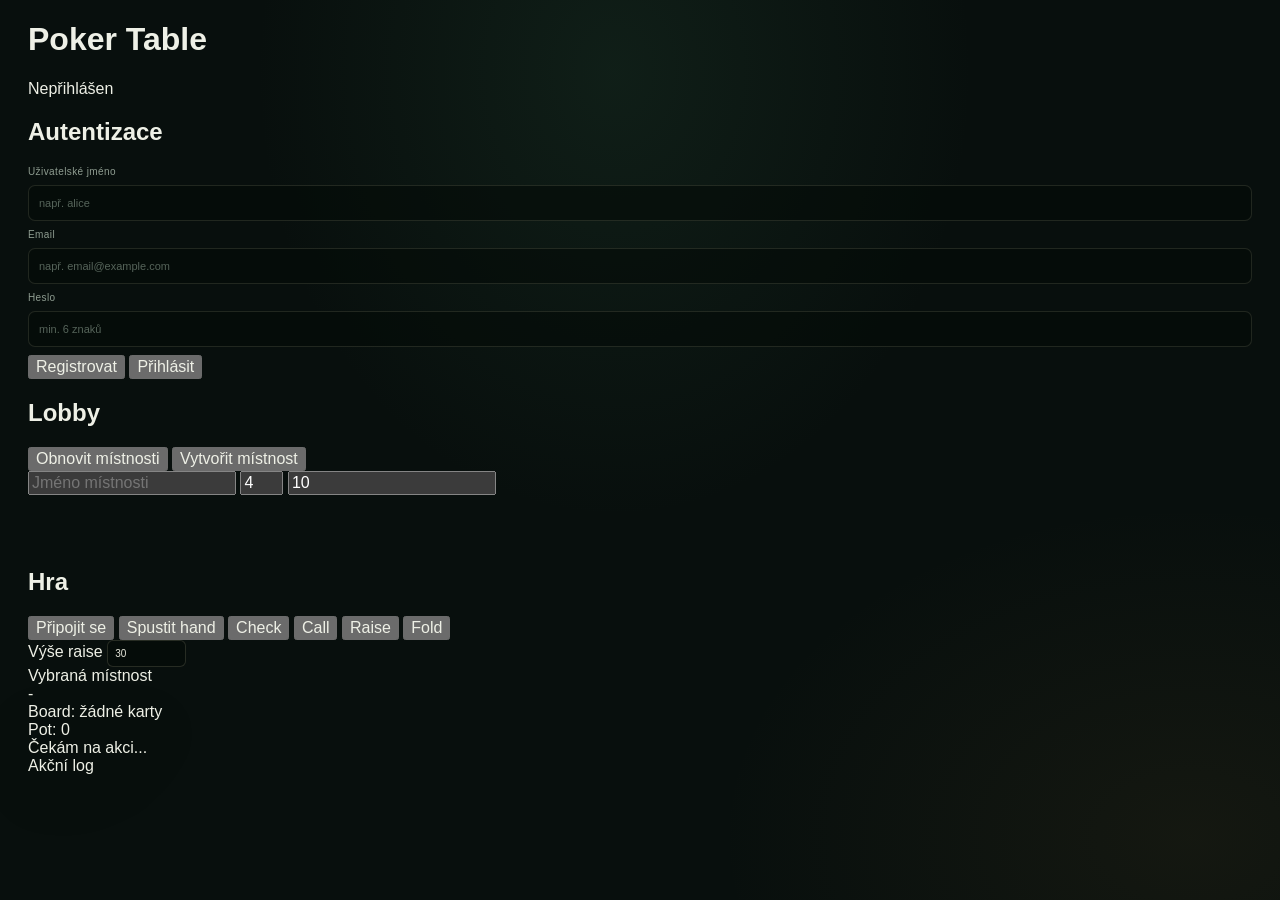
<file: static/index.html>
<!DOCTYPE html>
<html lang="cs">
  <head>
    <meta charset="UTF-8" />
    <meta name="viewport" content="width=device-width, initial-scale=1.0" />
    <meta http-equiv="Cache-Control" content="no-cache, no-store, must-revalidate" />
    <meta http-equiv="Pragma" content="no-cache" />
    <meta http-equiv="Expires" content="0" />
    <title>Poker Table</title>
    <link rel="stylesheet" href="/static/styles.css?v=2026-10-02" />
  </head>
  <body>
    <div class="app-shell">
      <header class="topbar">
        <h1>Poker Table</h1>
        <div id="userSummary" class="user-summary">Nepřihlášen</div>
      </header>

      <main class="layout">
        <section class="panel auth-panel">
          <h2>Autentizace</h2>
          <div class="auth-box">
            <label for="username">Uživatelské jméno</label>
            <input id="username" placeholder="např. alice" />
            <label for="email">Email</label>
            <input id="email" type="email" placeholder="např. email@example.com" />
            <label for="password">Heslo</label>
            <input id="password" type="password" placeholder="min. 6 znaků" />
            <div class="button-row">
              <button id="registerBtn">Registrovat</button>
              <button id="loginBtn" class="secondary">Přihlásit</button>
            </div>
          </div>
        </section>

        <section class="panel room-panel">
          <h2>Lobby</h2>
          <div class="button-row">
            <button id="refreshRoomsBtn">Obnovit místnosti</button>
            <button id="createRoomBtn" class="secondary">Vytvořit místnost</button>
          </div>
          <div class="inline-fields">
            <input id="roomName" placeholder="Jméno místnosti" />
            <input id="maxPlayers" type="number" min="2" max="8" value="4" placeholder="Počet hráčů" />
            <input id="smallBlind" type="number" min="1" value="10" placeholder="Small blind" />
          </div>
          <div class="room-list" id="roomList"></div>
        </section>

        <section class="panel game-panel">
          <h2>Hra</h2>
          <div class="button-row">
            <button id="joinSelectedBtn">Připojit se</button>
            <button id="startGameBtn">Spustit hand</button>
            <button id="checkBtn">Check</button>
            <button id="callBtn">Call</button>
            <button id="raiseBtn">Raise</button>
            <button id="foldBtn" class="danger">Fold</button>
          </div>

          <div class="raise-box">
            <label for="raiseInput">Výše raise</label>
            <input id="raiseInput" type="number" min="10" step="10" value="30" />
          </div>

          <div class="state-box">
            <label>Vybraná místnost</label>
            <div id="selectedRoomLabel">-</div>
          </div>

          <div class="poker-table">
            <div class="table-header">
              <div class="board" id="boardArea">Board: žádné karty</div>
              <div class="pot" id="potArea">Pot: 0</div>
            </div>
            <div class="status" id="statusArea" aria-live="polite">Čekám na akci...</div>
            <div class="table-seats" id="playersArea"></div>
            <div class="history-box">
              <div class="history-header">Akční log</div>
              <ul id="actionLog" class="action-log"></ul>
            </div>
          </div>

          <pre id="roomJson" class="json-box">{}</pre>
        </section>
      </main>
    </div>

    <script src="/static/script.js?v=2026-10-02"></script>
  </body>
</html>
</file>
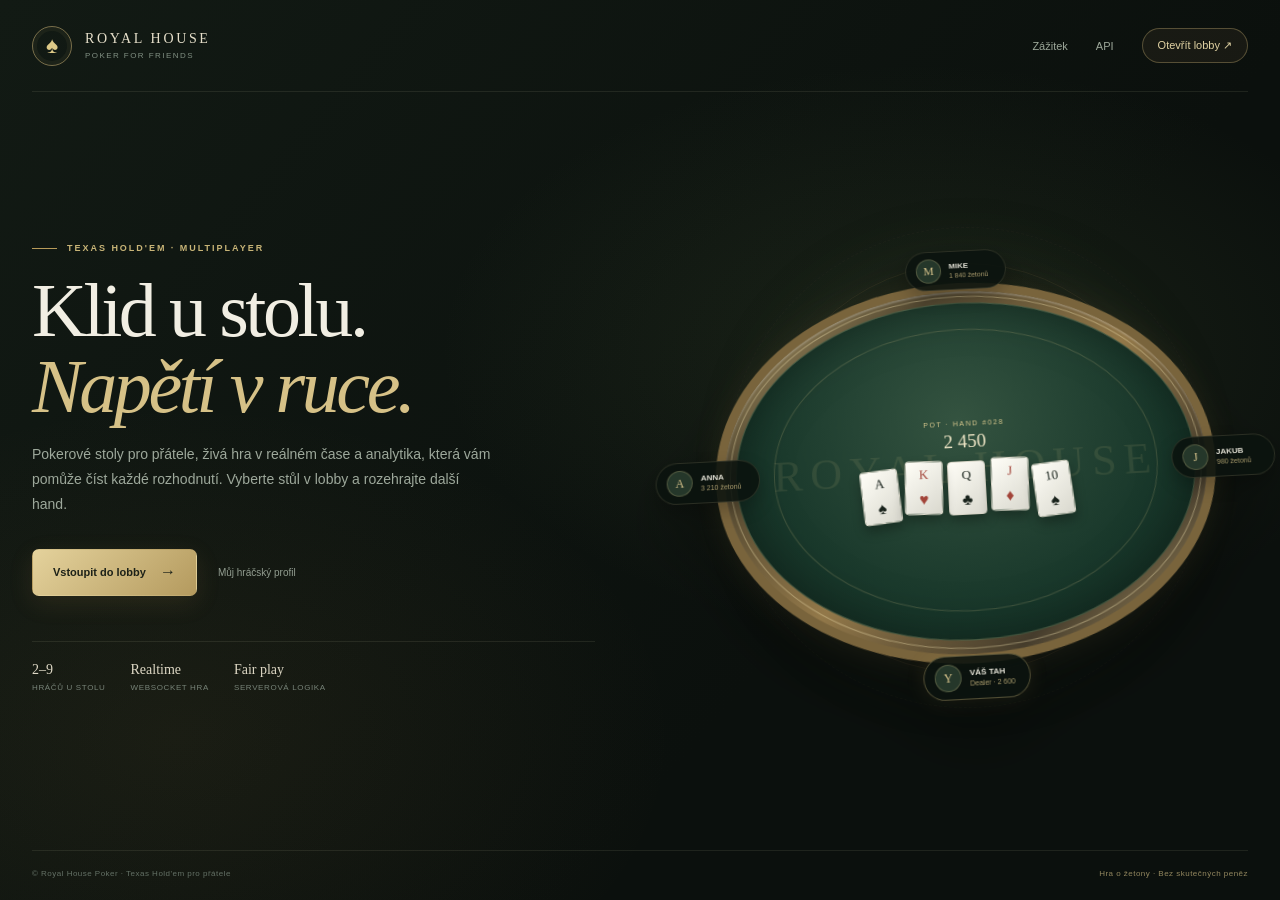
<file: static/home.html>
<!DOCTYPE html>
<html lang="cs">
  <head>
    <meta charset="UTF-8" />
    <meta name="viewport" content="width=device-width, initial-scale=1.0" />
    <meta name="theme-color" content="#0c120e" />
    <meta name="description" content="Royal House Poker — Texas Hold'em pro přátele, živá hra a přehledná analytika." />
    <title>Royal House Poker — stůl čeká</title>
    <link rel="stylesheet" href="/static/styles.css?v=2026-10-05-responsive-4" />
    <style>
      :root { color-scheme: dark; }
      * { box-sizing: border-box; }
      body.landing-page { position: relative; min-height: 100vh; margin: 0; overflow-x: hidden; isolation: isolate; color: #ece9dc; background: #0c120e; font-family: Inter, "Segoe UI", sans-serif; }
      .landing-page::before { position: fixed; inset: 0; z-index: -1; background: radial-gradient(ellipse at 72% 39%, rgba(95, 118, 69, .17), transparent 37%), radial-gradient(ellipse at 14% 82%, rgba(176, 136, 66, .08), transparent 32%), linear-gradient(130deg, #121a14, #0b100d 65%); content: ""; }
      .landing-shell { width: min(1240px, calc(100% - 64px)); min-height: 100vh; display: flex; flex-direction: column; margin: 0 auto; }
      .landing-nav { height: 92px; display: flex; align-items: center; justify-content: space-between; border-bottom: 1px solid rgba(218, 210, 178, .1); }
      .landing-brand { display: flex; align-items: center; gap: 13px; color: #e6dfca; text-decoration: none; }
      .landing-brand-mark { width: 40px; height: 40px; display: grid; place-items: center; border: 1px solid rgba(207, 183, 120, .55); border-radius: 50%; color: #ddc987; font-family: Georgia, serif; font-size: 23px; box-shadow: inset 0 0 0 4px rgba(207, 183, 120, .06); }
      .landing-brand strong { display: block; font-family: Georgia, serif; font-size: 14px; font-weight: 500; letter-spacing: .19em; text-transform: uppercase; }
      .landing-brand small { display: block; margin-top: 4px; color: #819083; font-size: 8px; letter-spacing: .18em; text-transform: uppercase; }
      .landing-nav-links { display: flex; align-items: center; gap: 28px; }
      .landing-nav-links a { color: #9da89a; font-size: 11px; text-decoration: none; transition: color .2s ease; }
      .landing-nav-links a:hover { color: #ead59e; }
      .landing-nav-links .nav-enter { padding: 10px 15px; border: 1px solid rgba(207, 183, 120, .34); border-radius: 999px; color: #e2d3a4; background: rgba(190, 160, 96, .07); }
      .landing-hero { flex: 1; display: grid; grid-template-columns: 1fr 1fr; align-items: center; gap: clamp(36px, 7vw, 100px); padding: 65px 0 72px; }
      .landing-copy { max-width: 570px; }
      .landing-kicker { display: flex; align-items: center; gap: 10px; color: #c8b477; font-size: 9px; font-weight: 700; letter-spacing: .22em; text-transform: uppercase; }
      .landing-kicker::before { width: 25px; height: 1px; background: #b79b59; content: ""; }
      .landing-copy h1 { margin: 20px 0 18px; color: #f1eee3; font-family: Georgia, "Times New Roman", serif; font-size: clamp(44px, 6vw, 76px); font-weight: 400; letter-spacing: -.045em; line-height: .99; }
      .landing-copy h1 span { color: #d6c187; font-style: italic; }
      .landing-lead { max-width: 465px; margin: 0; color: #9da89b; font-size: 14px; line-height: 1.8; }
      .landing-actions { display: flex; align-items: center; flex-wrap: wrap; gap: 13px; margin-top: 31px; }
      .landing-cta { min-height: 47px; display: inline-flex; align-items: center; justify-content: center; gap: 14px; padding: 0 20px; border: 1px solid transparent; border-radius: 7px; color: #1c2118; background: linear-gradient(135deg, #e4d29c, #b49a5e); box-shadow: 0 7px 25px rgba(167, 137, 74, .14); font-size: 11px; font-weight: 750; text-decoration: none; transition: transform .2s ease, box-shadow .2s ease; }
      .landing-cta:hover { transform: translateY(-2px); box-shadow: 0 11px 30px rgba(167, 137, 74, .25); }
      .landing-cta span { font-size: 16px; }
      .landing-docs { padding: 12px 8px; color: #929d90; font-size: 10px; text-decoration: none; }
      .landing-docs:hover { color: #d9ca9d; }
      .landing-trust { display: flex; gap: 25px; margin-top: 45px; padding-top: 20px; border-top: 1px solid rgba(218, 210, 178, .1); }
      .landing-trust div { display: grid; gap: 5px; }
      .landing-trust strong { color: #ded8c5; font-family: Georgia, serif; font-size: 14px; font-weight: 400; }
      .landing-trust small { color: #778378; font-size: 8px; letter-spacing: .08em; text-transform: uppercase; }
      .landing-stage { position: relative; min-height: 430px; display: grid; place-items: center; perspective: 1000px; }
      .stage-halo { position: absolute; width: min(85%, 410px); aspect-ratio: 1; border: 1px solid rgba(194, 169, 107, .1); border-radius: 50%; box-shadow: 0 0 80px rgba(91, 118, 72, .1), inset 0 0 70px rgba(91, 118, 72, .05); }
      .stage-halo::before, .stage-halo::after { position: absolute; inset: 8%; border: 1px solid rgba(194, 169, 107, .08); border-radius: inherit; content: ""; }
      .stage-halo::after { inset: -9%; border-style: dashed; opacity: .45; }
      .preview-table { position: relative; width: min(100%, 500px); aspect-ratio: 1.3; transform: rotateX(9deg) rotateZ(-3deg); filter: drop-shadow(0 35px 35px rgba(0, 0, 0, .4)); }
      .preview-rail { position: absolute; inset: 0; border: 9px solid #79643c; border-radius: 50%; background: linear-gradient(140deg, #c9b178, #4f452f 24%, #927849 52%, #453c2c 78%, #b9a16b); box-shadow: inset 0 2px 2px rgba(255,255,255,.25), 0 0 32px rgba(142, 122, 73, .15); }
      .preview-rail::before { position: absolute; inset: 5px; border: 1px solid rgba(240, 224, 174, .4); border-radius: inherit; content: ""; }
      .preview-felt { position: absolute; inset: 5.5% 4%; display: grid; place-items: center; overflow: hidden; border: 1px solid rgba(209, 191, 137, .24); border-radius: 50%; background: radial-gradient(ellipse at 49% 36%, #345340, #18372a 63%, #11291f); box-shadow: inset 0 0 50px rgba(0,0,0,.35); }
      .preview-felt::before { position: absolute; inset: 8%; border: 1px solid rgba(214, 196, 137, .2); border-radius: inherit; content: ""; }
      .preview-logo { color: rgba(217, 197, 140, .11); font-family: Georgia, serif; font-size: clamp(26px, 4vw, 44px); letter-spacing: .17em; text-transform: uppercase; }
      .preview-pot { position: absolute; top: 50%; left: 50%; display: grid; gap: 4px; justify-items: center; transform: translate(-50%, -50%); }
      .preview-pot small { color: #d9c98e; font-size: 7px; letter-spacing: .23em; }
      .preview-pot strong { color: #f0e7c7; font-family: Georgia, serif; font-size: 19px; font-weight: 400; }
      .preview-cards { display: flex; gap: 5px; margin-top: 5px; }
      .preview-card { width: 38px; height: 54px; display: grid; align-content: space-between; justify-items: center; padding: 5px 3px; border: 1px solid #d7d4c6; border-radius: 4px; color: #18221b; background: linear-gradient(140deg, #fffef7, #d9d8ce); box-shadow: 0 6px 12px rgba(0,0,0,.3); font-family: Georgia, serif; font-size: 13px; }
      .preview-card span:last-child { font-size: 16px; }
      .preview-card.red { color: #a24439; }
      .preview-card:nth-child(1), .preview-card:nth-child(5) { transform: translateY(5px) rotate(-5deg); }
      .preview-card:nth-child(2), .preview-card:nth-child(4) { transform: translateY(-2px) rotate(2deg); }
      .preview-player { position: absolute; z-index: 1; min-width: 104px; display: flex; align-items: center; gap: 8px; padding: 7px 10px; border: 1px solid rgba(204, 190, 145, .16); border-radius: 999px; background: rgba(11, 19, 14, .88); box-shadow: 0 8px 18px rgba(0,0,0,.22); }
      .preview-player.top { top: -9%; left: 50%; transform: translateX(-50%); }
      .preview-player.bottom { bottom: -9%; left: 50%; border-color: rgba(208, 187, 122, .36); box-shadow: 0 0 20px rgba(206, 175, 99, .1); transform: translateX(-50%); }
      .preview-player.left { top: 45%; left: -12%; }
      .preview-player.right { top: 45%; right: -12%; }
      .preview-avatar { width: 26px; height: 26px; display: grid; place-items: center; border: 1px solid rgba(196, 178, 123, .28); border-radius: 50%; color: #d8c48c; background: #25372a; font-family: Georgia, serif; font-size: 12px; }
      .preview-player span:last-child { display: grid; gap: 2px; }
      .preview-player strong { color: #e6e4d8; font-size: 8px; font-weight: 600; }
      .preview-player small { color: #a99b6d; font-size: 7px; }
      .landing-footer { display: flex; justify-content: space-between; gap: 16px; padding: 18px 0 22px; border-top: 1px solid rgba(218, 210, 178, .1); color: #647166; font-size: 8px; letter-spacing: .06em; }
      .landing-footer span:last-child { color: #93875f; }
      a:focus-visible { outline: 2px solid #d7c17d; outline-offset: 4px; }
      @media (max-width: 850px) { .landing-shell { width: min(700px, calc(100% - 36px)); } .landing-nav { height: 76px; } .landing-nav-links { gap: 15px; } .landing-hero { grid-template-columns: 1fr; gap: 20px; padding: 55px 0 48px; } .landing-copy { max-width: 620px; } .landing-stage { min-height: 370px; } .preview-table { width: min(90%, 460px); } }
      @media (max-width: 480px) { .landing-shell { width: calc(100% - 30px); } .landing-brand strong { font-size: 11px; } .landing-brand small { font-size: 7px; } .landing-nav-links { gap: 0; } .landing-nav-links a:first-child { display: none; } .landing-nav-links .nav-enter { padding: 9px 11px; font-size: 9px; } .landing-copy h1 { font-size: clamp(43px, 13vw, 60px); } .landing-lead { font-size: 12px; } .landing-stage { min-height: 285px; margin: 4px -7px 0; } .preview-table { width: 95%; } .preview-rail { border-width: 6px; } .preview-player { min-width: 87px; gap: 5px; padding: 5px 7px; } .preview-player.left { left: -5%; } .preview-player.right { right: -5%; } .preview-avatar { width: 22px; height: 22px; } .preview-player strong { font-size: 7px; } .preview-player small { font-size: 6px; } .preview-card { width: 29px; height: 43px; } .preview-cards { gap: 3px; } .landing-trust { gap: 13px; justify-content: space-between; margin-top: 30px; } .landing-trust strong { font-size: 12px; } .landing-trust small { font-size: 7px; } .landing-footer { flex-direction: column; align-items: flex-start; } }
      @media (prefers-reduced-motion: reduce) { *, *::before, *::after { scroll-behavior: auto !important; transition-duration: .01ms !important; } }
    </style>
  </head>
  <body class="landing-page">
    <div class="landing-shell">
      <header class="landing-nav">
        <a class="landing-brand" href="/" aria-label="Royal House Poker — domů">
          <span class="landing-brand-mark" aria-hidden="true">♠</span>
          <span><strong>Royal House</strong><small>Poker for friends</small></span>
        </a>
        <nav class="landing-nav-links" aria-label="Hlavní navigace">
          <a href="#experience">Zážitek</a>
          <a href="/docs">API</a>
          <a class="nav-enter" href="/table">Otevřít lobby <span aria-hidden="true">↗</span></a>
        </nav>
      </header>

      <main class="landing-hero" id="experience">
        <section class="landing-copy" aria-labelledby="hero-title">
          <div class="landing-kicker">Texas Hold'em · multiplayer</div>
          <h1 id="hero-title">Klid u stolu.<br /><span>Napětí v ruce.</span></h1>
          <p class="landing-lead">Pokerové stoly pro přátele, živá hra v reálném čase a analytika, která vám pomůže číst každé rozhodnutí. Vyberte stůl v lobby a rozehrajte další hand.</p>
          <div class="landing-actions">
            <a class="landing-cta" href="/table">Vstoupit do lobby <span aria-hidden="true">→</span></a>
            <a class="landing-docs" href="/profile">Můj hráčský profil</a>
          </div>
          <div class="landing-trust" aria-label="Vlastnosti hry">
            <div><strong>2–9</strong><small>hráčů u stolu</small></div>
            <div><strong>Realtime</strong><small>WebSocket hra</small></div>
            <div><strong>Fair play</strong><small>serverová logika</small></div>
          </div>
        </section>

        <section class="landing-stage" aria-label="Ukázka pokerového stolu">
          <div class="stage-halo" aria-hidden="true"></div>
          <div class="preview-table" aria-hidden="true">
            <div class="preview-rail"></div>
            <div class="preview-felt">
              <div class="preview-logo">Royal House</div>
              <div class="preview-pot">
                <small>POT · HAND #028</small><strong>2 450</strong>
                <div class="preview-cards">
                  <div class="preview-card"><span>A</span><span>♠</span></div>
                  <div class="preview-card red"><span>K</span><span>♥</span></div>
                  <div class="preview-card"><span>Q</span><span>♣</span></div>
                  <div class="preview-card red"><span>J</span><span>♦</span></div>
                  <div class="preview-card"><span>10</span><span>♠</span></div>
                </div>
              </div>
            </div>
            <div class="preview-player top"><span class="preview-avatar">M</span><span><strong>MIKE</strong><small>1 840 žetonů</small></span></div>
            <div class="preview-player left"><span class="preview-avatar">A</span><span><strong>ANNA</strong><small>3 210 žetonů</small></span></div>
            <div class="preview-player right"><span class="preview-avatar">J</span><span><strong>JAKUB</strong><small>980 žetonů</small></span></div>
            <div class="preview-player bottom"><span class="preview-avatar">Y</span><span><strong>VÁŠ TAH</strong><small>Dealer · 2 600</small></span></div>
          </div>
        </section>
      </main>

      <footer class="landing-footer"><span>© Royal House Poker · Texas Hold'em pro přátele</span><span>Hra o žetony · Bez skutečných peněz</span></footer>
    </div>
  </body>
</html>
</file>
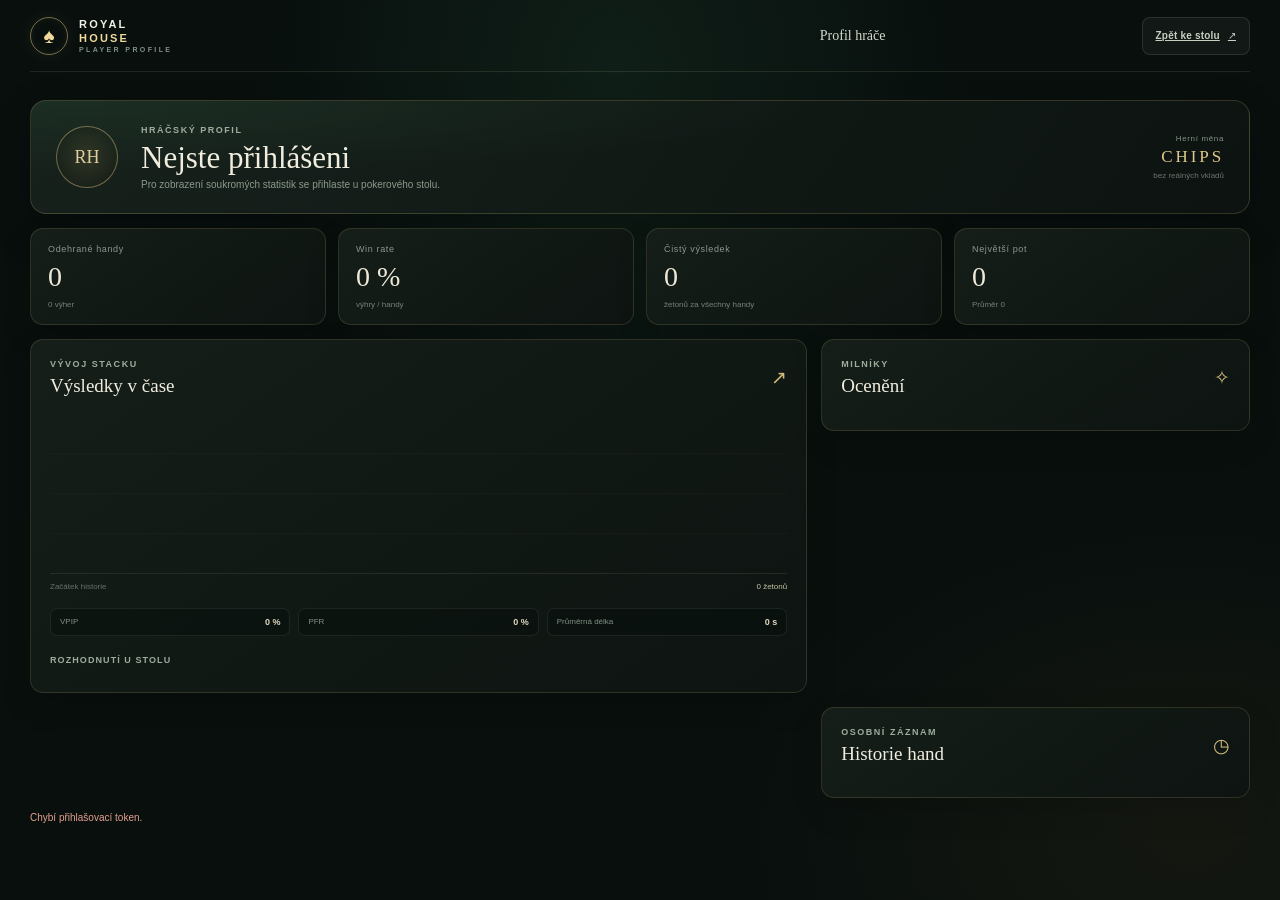
<file: static/profile.html>
<!doctype html>
<html lang="cs">
  <head>
    <meta charset="utf-8" />
    <meta name="viewport" content="width=device-width, initial-scale=1" />
    <meta name="theme-color" content="#07100e" />
    <title>Royal House — profil hráče</title>
    <link rel="stylesheet" href="/static/styles.css?v=2026-10-05-responsive-4" />
    <link rel="stylesheet" href="/static/profile.css?v=2026-10-04-final" />
  </head>
  <body class="profile-page">
    <div class="profile-shell">
      <header class="profile-header">
        <a class="brand" href="/" aria-label="Royal House, úvodní stránka">
          <span class="brand-mark" aria-hidden="true">♠</span>
          <span class="brand-name">ROYAL <b>HOUSE</b><small>PLAYER PROFILE</small></span>
        </a>
        <div class="profile-header-user" id="profileHeaderUser">Profil hráče</div>
        <a class="button button-quiet" href="/table">Zpět ke stolu <span aria-hidden="true">↗</span></a>
      </header>

      <main class="profile-main">
        <section class="profile-hero">
          <div class="profile-monogram" id="profileMonogram" aria-hidden="true">RH</div>
          <div class="profile-identity">
            <div class="section-kicker">Hráčský profil</div>
            <h1 id="profileName">Načítám profil…</h1>
            <p id="profileMessage" role="status" aria-live="polite">Načítám dlouhodobé statistiky a historii hand.</p>
          </div>
          <div class="profile-level"><span>Herní měna</span><strong>CHIPS</strong><small>bez reálných vkladů</small></div>
        </section>

        <section class="profile-stat-grid" aria-label="Přehled výsledků">
          <article class="profile-stat"><span>Odehrané handy</span><strong id="statHands">0</strong><small id="statHandsWon">0 výher</small></article>
          <article class="profile-stat"><span>Win rate</span><strong id="statWinRate">0 %</strong><small>výhry / handy</small></article>
          <article class="profile-stat"><span>Čistý výsledek</span><strong id="statNetChips">0</strong><small>žetonů za všechny handy</small></article>
          <article class="profile-stat"><span>Největší pot</span><strong id="statBiggestPot">0</strong><small id="statAveragePot">Průměr 0</small></article>
        </section>

        <div class="profile-content-grid">
          <section class="profile-card performance-card">
            <div class="profile-card-heading">
              <div><div class="section-kicker">Vývoj stacku</div><h2>Výsledky v čase</h2></div>
              <span class="profile-card-mark" aria-hidden="true">↗</span>
            </div>
            <div class="chips-chart" id="chipsChart" role="img" aria-label="Graf změny stacku v odehraných handách"></div>
            <div class="chart-foot"><span>Začátek historie</span><span id="chartCurrent">0 žetonů</span></div>
            <div class="profile-substats">
              <div><span>VPIP</span><strong id="statVpip">0 %</strong></div>
              <div><span>PFR</span><strong id="statPfr">0 %</strong></div>
              <div><span>Průměrná délka</span><strong id="statDuration">0 s</strong></div>
            </div>
            <div class="decision-title">Rozhodnutí u stolu</div>
            <div id="decisionBars" class="decision-bars"></div>
          </section>

          <section class="profile-card achievement-card">
            <div class="profile-card-heading">
              <div><div class="section-kicker">Milníky</div><h2>Ocenění</h2></div>
              <span class="profile-card-mark" aria-hidden="true">✧</span>
            </div>
            <div id="achievementList" class="achievement-list" aria-live="polite"></div>
          </section>

          <section class="profile-card history-card profile-history-card">
            <div class="profile-card-heading">
              <div><div class="section-kicker">Osobní záznam</div><h2>Historie hand</h2></div>
              <span class="profile-card-mark" aria-hidden="true">◷</span>
            </div>
            <div id="profileHands" class="profile-hands" aria-live="polite"></div>
          </section>
        </div>

        <section id="replayCard" class="profile-card replay-card" hidden>
          <div class="profile-card-heading">
            <div><div class="section-kicker">Přehrání handy</div><h2 id="replayTitle">Hand #—</h2></div>
            <button id="closeReplayBtn" class="icon-button" type="button" aria-label="Zavřít přehrání">×</button>
          </div>
          <div class="replay-stage">
            <div class="replay-display">
              <div id="replayPlayers" class="replay-players" aria-label="Pozice hráčů a stacky"></div>
              <div class="replay-table"><div class="replay-pot" id="replayPot">POT · 0</div><div id="replayBoard" class="replay-board"></div></div>
            </div>
            <div class="replay-current-event"><span id="replayPhase">PREFLOP</span><strong id="replayMessage">Zvolte přehrání handy.</strong></div>
          </div>
          <div class="replay-controls">
            <button id="replayPrevBtn" class="button button-quiet" type="button" aria-label="Předchozí událost">◀</button>
            <button id="replayPlayBtn" class="button button-primary" type="button">Přehrát</button>
            <button id="replayNextBtn" class="button button-quiet" type="button" aria-label="Další událost">▶</button>
            <span id="replayStep" class="replay-step">0 / 0</span>
          </div>
          <ol id="replayTimeline" class="replay-timeline"></ol>
        </section>

        <div class="profile-status" id="profileStatus" role="status" aria-live="polite"></div>
      </main>
    </div>
    <script src="/static/profile.js?v=2026-10-04-final"></script>
  </body>
</html>
</file>
<file: static/styles.css>
:root {
  color-scheme: dark;
  --ink: #eef0e6;
  --muted: #9ca89b;
  --dim: #647368;
  --line: rgba(212, 184, 116, 0.17);
  --panel: rgba(17, 25, 22, 0.94);
  --panel-raised: #18221d;
  --felt: #15563c;
  --felt-dark: #0c3b2c;
  --gold: #cbb273;
  --gold-bright: #f0d99b;
  --green: #8ebc85;
  --red: #d47463;
  --shadow: 0 24px 70px rgba(0, 0, 0, 0.38);
  font-family: Inter, "Aptos", "Segoe UI", sans-serif;
  font-synthesis: none;
  text-rendering: optimizeLegibility;
}

* { box-sizing: border-box; }

html { min-width: 320px; min-height: 100%; background: #07100e; }

body {
  min-width: 320px;
  min-height: 100vh;
  margin: 0;
  color: var(--ink);
  background:
    radial-gradient(ellipse at 48% 8%, rgba(51, 101, 72, 0.18), transparent 38%),
    radial-gradient(ellipse at 93% 93%, rgba(146, 111, 54, 0.09), transparent 28%),
    #080f0d;
}

button, input { font: inherit; }
button { color: inherit; }
button:focus-visible, input:focus-visible, a:focus-visible, summary:focus-visible {
  outline: 2px solid var(--gold-bright);
  outline-offset: 3px;
}

.table-page { overflow-x: hidden; }
.app-shell { height: 100vh; height: 100dvh; min-height: 0; display: flex; flex-direction: column; overflow: hidden; padding: 0 28px 10px; }

.app-header {
  height: 64px;
  flex: 0 0 64px;
  display: grid;
  grid-template-columns: 260px 1fr 260px;
  align-items: center;
  gap: 18px;
  border-bottom: 1px solid rgba(226, 214, 173, 0.11);
}

.brand { display: inline-flex; align-items: center; gap: 11px; color: var(--ink); text-decoration: none; width: fit-content; }
.brand-mark {
  width: 38px;
  height: 38px;
  display: grid;
  place-items: center;
  border: 1px solid rgba(220, 195, 132, 0.52);
  border-radius: 50%;
  color: var(--gold-bright);
  font-size: 21px;
  box-shadow: 0 0 18px rgba(221, 191, 124, 0.09), inset 0 0 10px rgba(218, 182, 103, 0.08);
}
.brand-name { display: flex; flex-direction: column; gap: 2px; font-size: 11px; letter-spacing: 0.2em; font-weight: 600; }
.brand-name b { color: var(--gold-bright); font-weight: 600; }
.brand-name small { color: #819087; font-size: 7px; letter-spacing: 0.34em; }
.header-table-status { display: flex; justify-content: center; align-items: center; gap: 16px; min-width: 0; color: #dce1d8; }
.live-indicator { display: inline-flex; align-items: center; gap: 8px; color: #a5c79a; font-size: 9px; letter-spacing: 0.14em; white-space: nowrap; }
.live-indicator i { width: 6px; height: 6px; border-radius: 50%; background: #8fc582; box-shadow: 0 0 10px rgba(143, 197, 130, 0.75); }
.header-divider { width: 1px; height: 20px; background: rgba(232, 227, 204, 0.16); }
.table-name { overflow: hidden; color: #e8e6db; font-family: Georgia, serif; font-size: 16px; text-overflow: ellipsis; white-space: nowrap; }
.header-user { justify-self: end; display: flex; align-items: center; gap: 10px; max-width: 260px; color: #b7c1b6; font-size: 12px; }
.header-profile-link { color: #cbb87e; font-size: 9px; text-decoration: none; white-space: nowrap; }
.header-profile-link:hover { color: #f0d99b; text-decoration: underline; text-underline-offset: 3px; }
.header-user span:last-child { overflow: hidden; text-overflow: ellipsis; white-space: nowrap; }
.connection-dot { width: 7px; height: 7px; flex: 0 0 7px; border: 1px solid #799775; border-radius: 50%; background: #63875e; box-shadow: 0 0 9px rgba(108, 158, 96, 0.45); }

.game-layout { display: grid; grid-template-columns: minmax(200px, 240px) minmax(0, 1fr) minmax(225px, 265px); gap: 16px; flex: 1 1 0; min-height: 0; padding: 12px 0; }
.side-panel { min-width: 0; min-height: 0; display: flex; flex-direction: column; gap: 15px; overflow-y: auto; scrollbar-width: thin; scrollbar-color: rgba(202, 181, 125, 0.28) transparent; }
.side-panel > *, .detail-card, .settings-fields > * { min-width: 0; }
.panel-section, .detail-card { border: 1px solid var(--line); background: linear-gradient(155deg, rgba(24, 34, 29, 0.97), rgba(14, 21, 18, 0.98)); box-shadow: 0 13px 34px rgba(0, 0, 0, 0.12); }
.panel-section { border-radius: 15px; padding: 19px 17px; }
.section-kicker { color: #9eae9d; font-size: 9px; font-weight: 600; letter-spacing: 0.17em; line-height: 1.35; text-transform: uppercase; }
.panel-title { margin: 6px 0 15px; color: #f1eee1; font-family: Georgia, "Times New Roman", serif; font-size: 22px; font-weight: 400; letter-spacing: -0.02em; }
.auth-section .panel-title { font-size: 21px; }
.auth-box, .create-room-fields { display: flex; flex-direction: column; gap: 8px; }
.auth-box label, .create-room-fields label, .field-pair label { color: #8f9d91; font-size: 10px; letter-spacing: 0.04em; }
.auth-box input, .create-room-fields input, .field-pair input {
  width: 100%; min-width: 0; height: 36px; padding: 0 10px;
  border: 1px solid rgba(206, 201, 171, 0.14); border-radius: 7px;
  color: #e8ece4; background: rgba(4, 11, 8, 0.58); font-size: 11px;
  transition: border-color 160ms ease, box-shadow 160ms ease;
}
.auth-box input::placeholder, .create-room-fields input::placeholder { color: #56645a; }
.auth-box input:focus, .create-room-fields input:focus, .field-pair input:focus { border-color: rgba(201, 176, 116, 0.68); box-shadow: 0 0 0 3px rgba(201, 176, 116, 0.08); outline: 0; }
.auth-actions { display: grid; grid-template-columns: 1fr 1fr; gap: 7px; margin-top: 5px; }
.button {
  min-height: 38px; display: inline-flex; align-items: center; justify-content: center; gap: 8px;
  padding: 0 13px; border: 1px solid transparent; border-radius: 8px;
  font-size: 10px; font-weight: 650; letter-spacing: 0.02em; cursor: pointer;
  transition: transform 150ms ease, background 150ms ease, border-color 150ms ease, box-shadow 150ms ease, opacity 150ms ease;
}
.button:hover:not(:disabled), .icon-button:hover { transform: translateY(-1px); }
.button:active:not(:disabled) { transform: translateY(0) scale(0.98); }
.button:disabled { opacity: 0.42; cursor: not-allowed; }
.button-primary { border-color: rgba(237, 214, 156, 0.6); color: #1c2018; background: linear-gradient(135deg, #dbc58d, #b7995d); box-shadow: 0 5px 15px rgba(159, 126, 61, 0.13); }
.button-primary:hover:not(:disabled) { background: linear-gradient(135deg, #ead9aa, #c4a66a); box-shadow: 0 7px 20px rgba(159, 126, 61, 0.2); }
.button-quiet { border-color: rgba(217, 220, 198, 0.12); color: #c6cec0; background: rgba(230, 234, 213, 0.045); }
.button-quiet:hover:not(:disabled), .button-dark:hover:not(:disabled) { border-color: rgba(226, 213, 168, 0.32); background: rgba(224, 218, 187, 0.09); }
.button-outline { border-color: rgba(205, 184, 128, 0.38); color: #d7c38f; background: rgba(201, 176, 116, 0.045); }
.button-outline:hover:not(:disabled) { border-color: rgba(231, 207, 148, 0.68); background: rgba(201, 176, 116, 0.1); }

.rooms-section { flex: 1 1 auto; min-height: 0; display: flex; flex-direction: column; }
.section-heading { display: flex; align-items: center; justify-content: space-between; }
.section-heading .panel-title { display: flex; align-items: center; gap: 8px; margin-bottom: 10px; }
.count-badge { display: inline-grid; min-width: 19px; height: 19px; place-items: center; padding: 0 5px; border: 1px solid rgba(198, 177, 121, 0.28); border-radius: 999px; color: #d2bd82; font-family: Inter, sans-serif; font-size: 9px; }
.icon-button { width: 31px; height: 31px; border: 1px solid rgba(220, 222, 203, 0.13); border-radius: 8px; color: #c8cbb8; background: rgba(230, 234, 213, 0.04); font-size: 18px; cursor: pointer; transition: transform 150ms ease, background 150ms ease; }
.room-list { display: flex; flex-direction: column; gap: 7px; min-height: 54px; max-height: 260px; overflow: auto; }
.empty-state { padding: 13px 10px; border: 1px dashed rgba(209, 210, 187, 0.18); border-radius: 8px; color: #718074; font-size: 10px; line-height: 1.5; }
.room-item { width: 100%; display: flex; flex-direction: column; gap: 7px; padding: 10px; border: 1px solid rgba(214, 218, 196, 0.09); border-radius: 9px; color: inherit; text-align: left; background: rgba(7, 14, 10, 0.42); cursor: pointer; transition: border-color 150ms ease, background 150ms ease, transform 150ms ease; }
.room-item:hover { border-color: rgba(200, 176, 114, 0.38); transform: translateY(-1px); }
.room-item.active { border-color: rgba(215, 190, 127, 0.7); background: linear-gradient(120deg, rgba(162, 132, 74, 0.13), rgba(7, 14, 10, 0.52)); box-shadow: inset 2px 0 #cdb375; }
.room-item-name { overflow: hidden; color: #e0e4d9; font-size: 11px; font-weight: 600; text-overflow: ellipsis; white-space: nowrap; }
.room-item-meta { display: flex; justify-content: space-between; gap: 8px; color: #839185; font-size: 9px; }
.room-item-phase { color: #b5caa8; }
.create-room-fields { margin-top: auto; padding-top: 14px; }
.create-room-fields > label { color: #c8c5ae; font-size: 10px; font-weight: 600; }
.field-pair { display: grid; grid-template-columns: 1fr 1fr; gap: 8px; }
.field-pair > div { display: flex; flex-direction: column; gap: 6px; }
.field-pair input { height: 32px; }
.sidebar-footnote { display: flex; align-items: center; gap: 8px; padding: 0 4px; color: #67756a; font-size: 9px; line-height: 1.5; }
.sidebar-footnote span { color: var(--gold); font-size: 14px; }

.table-column { min-width: 0; min-height: 0; display: flex; flex-direction: column; }
.table-toolbar { display: flex; flex: 0 0 auto; justify-content: space-between; align-items: end; gap: 12px; min-height: 48px; padding: 0 7px 8px; }
.table-heading h2 { margin: 5px 0 0; overflow: hidden; color: #f0eddf; font-family: Georgia, "Times New Roman", serif; font-size: 25px; font-weight: 400; text-overflow: ellipsis; white-space: nowrap; }
.table-meta { display: flex; align-items: center; gap: 7px; }
.meta-chip, .phase-chip { height: 27px; display: inline-flex; align-items: center; gap: 6px; padding: 0 9px; border: 1px solid rgba(205, 207, 180, 0.13); border-radius: 999px; color: #aeb9aa; background: rgba(213, 218, 197, 0.035); font-size: 9px; white-space: nowrap; }
.meta-icon { color: var(--gold); font-size: 11px; }
.phase-chip { border-color: rgba(122, 169, 113, 0.23); color: #b1cf9e; background: rgba(96, 137, 82, 0.08); font-size: 8px; letter-spacing: 0.08em; }
.table-frame { flex: 1 1 0; min-height: 0; display: grid; place-items: center; padding: 3px 0 7px; }
.poker-table { position: relative; isolation: isolate; width: auto; height: min(56vh, 560px, calc(100dvh - 320px)); max-width: 100%; aspect-ratio: 1.78; min-height: 0; filter: drop-shadow(0 21px 24px rgba(0, 0, 0, 0.28)); }
.table-rail { position: absolute; inset: 0; z-index: -2; overflow: hidden; border: 1px solid rgba(241, 215, 157, 0.79); border-radius: 50%; background: linear-gradient(145deg, #917c4e 0%, #dbbf7d 11%, #75623a 18%, #bd9d5c 50%, #675632 86%, #dfc384 100%); box-shadow: inset 0 0 0 2px rgba(45, 36, 20, 0.55), inset 0 0 0 5px rgba(245, 225, 174, 0.22), 0 0 0 1px rgba(245, 223, 169, 0.26), 0 0 35px rgba(183, 145, 66, 0.12); }
.table-rail::before { content: ""; position: absolute; inset: 8px; border: 1px solid rgba(66, 50, 24, 0.57); border-radius: 50%; box-shadow: inset 0 2px 7px rgba(20, 15, 7, 0.45), 0 1px 0 rgba(255, 239, 197, 0.5); }
.table-felt { position: absolute; inset: 4.4% 3.2%; z-index: -1; overflow: hidden; border: 1px solid rgba(200, 223, 174, 0.34); border-radius: 50%; background:
  radial-gradient(ellipse at 50% 40%, rgba(52, 132, 86, 0.52), transparent 56%),
  radial-gradient(ellipse at 51% 110%, rgba(0, 17, 13, 0.8), transparent 55%),
  repeating-linear-gradient(117deg, rgba(255, 255, 255, 0.013) 0 1px, rgba(0, 0, 0, 0.016) 1px 3px),
  linear-gradient(135deg, #1b6848 0%, #15553b 38%, #104531 100%); box-shadow: inset 0 0 44px rgba(0, 21, 15, 0.7), inset 0 0 0 1px rgba(230, 231, 193, 0.16); }
.table-felt::before { content: ""; position: absolute; inset: 4%; border: 1px solid rgba(228, 218, 169, 0.19); border-radius: 50%; }
.table-felt::after { content: ""; position: absolute; inset: 0; border-radius: 50%; background: radial-gradient(ellipse at 50% 0%, rgba(210, 232, 183, 0.12), transparent 35%); pointer-events: none; }
.table-inner-line { position: absolute; inset: 11% 8.5%; z-index: 0; border: 1px solid rgba(217, 219, 169, 0.08); border-radius: 50%; pointer-events: none; }
.table-watermark { position: absolute; left: 50%; top: 49%; z-index: 0; display: flex; flex-direction: column; align-items: center; gap: 2px; color: rgba(222, 228, 188, 0.075); transform: translate(-50%, -50%); pointer-events: none; }
.table-watermark span { font-size: clamp(49px, 6vw, 88px); line-height: 0.85; }
.table-watermark small { font-size: 8px; letter-spacing: 0.42em; }
.deck-origin { position: absolute; left: 31%; top: 50%; z-index: 1; width: 32px; height: 45px; transform: translate(-50%, -50%); pointer-events: none; filter: drop-shadow(0 5px 5px rgba(0, 0, 0, 0.32)); }
.deck-origin i, .deck-origin span { position: absolute; inset: 2px 4px; border: 1px solid rgba(228, 211, 162, 0.62); border-radius: 4px; background: repeating-linear-gradient(45deg, #173a2f 0 3px, #214a39 3px 6px); }
.deck-origin i:first-child { transform: translate(-3px, -3px) rotate(-8deg); }
.deck-origin i:nth-child(2) { transform: translate(-1px, -1px) rotate(-3deg); }
.deck-origin span { display: grid; place-items: center; color: #e6d39b; font-family: Georgia, serif; font-size: 13px; font-style: normal; }
.table-caption { position: absolute; left: 50%; bottom: 6.2%; z-index: 2; color: rgba(230, 218, 168, 0.42); font-size: 7px; letter-spacing: 0.22em; transform: translateX(-50%); white-space: nowrap; pointer-events: none; }
.table-caption span { margin-right: 7px; color: rgba(244, 224, 163, 0.64); font-family: Georgia, serif; font-size: 10px; }
.victory-vfx { position: absolute; inset: 0; z-index: 8; overflow: hidden; pointer-events: none; }
.victory-particle { position: absolute; left: 50%; top: 42%; width: 6px; height: 9px; border-radius: 2px; background: var(--particle-color); opacity: 0; box-shadow: 0 0 7px color-mix(in srgb, var(--particle-color) 42%, transparent); animation: winner-spark 1150ms cubic-bezier(0.15, 0.65, 0.28, 1) var(--particle-delay) both; }
.victory-particle:nth-child(3n) { width: 4px; height: 4px; border-radius: 50%; }
.victory-vfx.royal .victory-particle { width: 7px; height: 10px; box-shadow: 0 0 12px rgba(255, 231, 158, 0.62); }
@keyframes winner-spark { 0% { opacity: 0; transform: translate(0, 15px) rotate(0) scale(0.5); } 17% { opacity: 1; } 100% { opacity: 0; transform: translate(var(--particle-x), var(--particle-y)) rotate(300deg) scale(0.82); } }
.poker-table.royal-flush-moment::after { position: absolute; inset: 6%; z-index: 7; display: grid; place-items: center; border-radius: 50%; color: rgba(255, 242, 194, 0.82); background: radial-gradient(ellipse, rgba(235, 204, 122, 0.17), transparent 63%); content: "ROYAL FLUSH"; font-family: Georgia, serif; font-size: clamp(19px, 3vw, 36px); letter-spacing: 0.23em; text-shadow: 0 0 25px rgba(245, 213, 125, 0.65), 0 3px 10px rgba(0, 0, 0, 0.75); opacity: 0; pointer-events: none; animation: royal-flash 1750ms ease-out both; }
@keyframes royal-flash { 18% { opacity: 0.95; transform: scale(0.94); } 55% { opacity: 0.74; transform: scale(1); } 100% { opacity: 0; transform: scale(1.06); } }
.poker-table.all-in-moment { animation: table-impact 380ms ease-out; }
@keyframes table-impact { 28% { transform: scale(1.006); filter: drop-shadow(0 0 27px rgba(220, 177, 103, 0.36)); } 58% { transform: translateX(1px); } }
.table-seats { position: absolute; inset: 0; z-index: 4; }
.seat-card { position: absolute; left: var(--seat-x, 50%); top: var(--seat-y, 50%); width: clamp(120px, 14.5%, 166px); min-height: 86px; padding: 9px 10px 8px; border: 1px solid rgba(207, 199, 165, 0.27); border-radius: 11px; color: #edf0e7; background: linear-gradient(145deg, rgba(22, 31, 27, 0.96), rgba(7, 14, 11, 0.97)); box-shadow: 0 9px 20px rgba(0, 0, 0, 0.35), inset 0 1px rgba(255, 255, 255, 0.06); transform: translate(-50%, -50%); transition: opacity 220ms ease, border-color 220ms ease, box-shadow 220ms ease; }
.seat-card.hero { border-color: rgba(224, 196, 123, 0.65); box-shadow: 0 0 0 2px rgba(204, 176, 111, 0.09), 0 10px 25px rgba(0, 0, 0, 0.42), inset 0 1px rgba(255, 255, 255, 0.08); }
.seat-card.current-turn { border-color: #e6c976; box-shadow: 0 0 0 2px rgba(222, 195, 122, 0.2), 0 0 21px rgba(226, 194, 109, 0.24), 0 12px 25px rgba(0, 0, 0, 0.4); }
.seat-card.folded { opacity: 0.48; filter: saturate(0.55); }
.seat-card.winner { border-color: #ead38e; box-shadow: 0 0 23px rgba(237, 206, 121, 0.48); }
.seat-header { display: flex; justify-content: space-between; align-items: center; gap: 5px; }
.seat-name { overflow: hidden; color: #e7e8dc; font-size: 10px; font-weight: 650; text-overflow: ellipsis; white-space: nowrap; }
.seat-chips { flex: 0 0 auto; color: #d9c384; font-size: 9px; font-variant-numeric: tabular-nums; }
.seat-badges { display: flex; flex-wrap: wrap; gap: 4px; min-height: 14px; margin: 5px 0 3px; }
.badge { display: inline-flex; align-items: center; padding: 2px 5px; border: 1px solid rgba(212, 190, 128, 0.22); border-radius: 999px; color: #d4c28b; background: rgba(207, 177, 108, 0.09); font-size: 7px; font-weight: 700; letter-spacing: 0.08em; text-transform: uppercase; }
.badge.turn { border-color: rgba(157, 199, 138, 0.32); color: #b5d4a0; background: rgba(126, 166, 101, 0.14); }
.badge.small-blind { color: #a8c8d4; border-color: rgba(137, 183, 205, 0.23); background: rgba(89, 140, 169, 0.1); }
.badge.big-blind { color: #d8ba89; }
.badge.fold { border-color: rgba(210, 130, 114, 0.25); color: #dc9b88; background: rgba(171, 80, 63, 0.1); }
.badge.all-in { border-color: rgba(218, 133, 104, 0.4); color: #f0a689; background: rgba(177, 73, 47, 0.16); }
.seat-meta, .seat-action { color: #87958a; font-size: 8px; line-height: 1.35; }
.seat-action { margin-top: 3px; color: #d6d1b8; }
.seat-cards { display: flex; justify-content: center; gap: 4px; min-height: 48px; margin-top: 7px; }
.table-seats[data-seat-count="7"] .seat-card, .table-seats[data-seat-count="8"] .seat-card, .table-seats[data-seat-count="9"] .seat-card { width: clamp(82px, 12.5%, 130px); min-height: 72px; padding: 6px 7px; }
.table-seats[data-seat-count="7"] .seat-meta, .table-seats[data-seat-count="8"] .seat-meta, .table-seats[data-seat-count="9"] .seat-meta { display: none; }
.table-seats[data-seat-count="7"] .seat-badges, .table-seats[data-seat-count="8"] .seat-badges, .table-seats[data-seat-count="9"] .seat-badges { min-height: 12px; margin: 3px 0; }
.table-seats[data-seat-count="7"] .seat-cards, .table-seats[data-seat-count="8"] .seat-cards, .table-seats[data-seat-count="9"] .seat-cards { min-height: 42px; margin-top: 5px; }
.board-area, .seat-cards { perspective: 960px; perspective-origin: 50% 45%; }
.poker-card { position: relative; width: 33px; height: 46px; display: flex; flex-direction: column; justify-content: space-between; align-items: center; padding: 3px; border: 1px solid rgba(25, 31, 28, 0.2); border-radius: 5px; color: #17201b; background: linear-gradient(145deg, #fffef7, #dddccd); box-shadow: 0 3px 7px rgba(0, 0, 0, 0.28); font-weight: 750; transform-origin: center; }
.poker-card.red { color: #a64036; }
.table-page[data-card-skin="gold"] .poker-card:not(.back) { border-color: #c5a35b; color: #493b24; background: linear-gradient(145deg, #fff4cf, #d8bd7c 48%, #f4e2b0); box-shadow: 0 3px 8px rgba(0, 0, 0, 0.34), inset 0 0 0 2px rgba(255, 250, 223, 0.56); }
.table-page[data-card-skin="gold"] .poker-card.red { color: #963e32; }
.table-page[data-card-skin="midnight"] .poker-card:not(.back) { border-color: #81928a; color: #f2f1e7; background: linear-gradient(145deg, #36443d, #17221d 72%, #29372f); box-shadow: 0 3px 8px rgba(0, 0, 0, 0.4), inset 0 0 0 1px rgba(230, 238, 223, 0.1); }
.table-page[data-card-skin="midnight"] .poker-card.red { color: #ff9a87; }
.card-rank { align-self: flex-start; font-size: 10px; line-height: 1; }
.card-suit { font-size: 15px; line-height: 1; }
.poker-card.back { display: grid; place-items: center; border: 1px solid rgba(225, 202, 147, 0.7); color: #d8c384; background: repeating-linear-gradient(45deg, #173a2f 0 3px, #214a39 3px 6px); }
.table-page[data-card-skin="gold"] .poker-card.back, .table-page[data-card-skin="gold"] .poker-card:not(.back).card-deal-in::before { border-color: #e3c36f; background: repeating-linear-gradient(45deg, #6f5227 0 3px, #b18c43 3px 6px); }
.table-page[data-card-skin="midnight"] .poker-card.back, .table-page[data-card-skin="midnight"] .poker-card:not(.back).card-deal-in::before { border-color: #8bbcb1; background: repeating-linear-gradient(45deg, #102d32 0 3px, #1d4c51 3px 6px); }
.card-back { display: grid; width: 21px; height: 32px; place-items: center; border: 1px solid rgba(229, 211, 158, 0.34); border-radius: 2px; font-size: 14px; }
.card-deal-in { transform-style: preserve-3d; animation: card-flight-back 940ms cubic-bezier(0.16, 0.84, 0.18, 1) var(--deal-delay, 0ms) both; }
.poker-card:not(.back).card-deal-in { animation-name: card-flight-reveal; }
.poker-card:not(.back).card-deal-in::before { position: absolute; inset: 0; z-index: 2; border: 1px solid rgba(229, 211, 158, 0.66); border-radius: inherit; background: repeating-linear-gradient(45deg, #173a2f 0 3px, #214a39 3px 6px); content: ""; transform: rotateY(180deg); backface-visibility: hidden; }
.poker-card.card-deal-in > span { position: relative; z-index: 1; backface-visibility: hidden; }
.poker-card.card-deal-in::after { position: absolute; inset: 1px; z-index: 3; border-radius: inherit; background: linear-gradient(108deg, transparent 18%, rgba(255, 255, 238, 0.06) 38%, rgba(255, 247, 213, 0.76) 49%, rgba(255, 255, 242, 0.12) 59%, transparent 78%); content: ""; opacity: 0; pointer-events: none; transform: translateX(-125%); animation: card-glint 670ms cubic-bezier(0.2, 0.7, 0.24, 1) var(--deal-delay, 0ms) both; }
.card-reveal-in { animation: card-reveal-glow 940ms ease-out var(--deal-delay, 0ms) both; }
.poker-card:not(.back).card-deal-in.card-reveal-in { animation: card-flight-reveal 940ms cubic-bezier(0.16, 0.84, 0.18, 1) var(--deal-delay, 0ms) both, card-reveal-glow 940ms ease-out var(--deal-delay, 0ms) both; }
@keyframes card-flight-back {
  0% { transform: perspective(900px) translate3d(var(--deal-x, 0px), var(--deal-y, -24px), 145px) rotateZ(-34deg) rotateX(17deg) scale(0.58); }
  36% { transform: perspective(900px) translate3d(var(--deal-mid-x, 0px), calc(var(--deal-mid-y, -8px) - 30px), 92px) rotateZ(19deg) rotateX(-10deg) scale(0.88); }
  70% { transform: perspective(900px) translate3d(-3px, -7px, 26px) rotateZ(-7deg) rotateX(6deg) scale(1.045); }
  84% { transform: perspective(900px) translate3d(2px, 2px, -8px) rotateZ(2deg) rotateX(-2deg) scale(0.985); }
  94% { transform: perspective(900px) translate3d(-1px, -2px, 5px) rotateZ(-1deg) rotateX(1deg) scale(1.015); }
  100% { transform: perspective(900px) translate3d(0, 0, 0) rotateZ(0) rotateX(0) scale(1); }
}
@keyframes card-flight-reveal {
  0% { transform: perspective(900px) translate3d(var(--deal-x, 0px), var(--deal-y, -24px), 145px) rotateZ(-34deg) rotateX(17deg) rotateY(540deg) scale(0.58); }
  36% { transform: perspective(900px) translate3d(var(--deal-mid-x, 0px), calc(var(--deal-mid-y, -8px) - 30px), 92px) rotateZ(19deg) rotateX(-10deg) rotateY(344deg) scale(0.88); }
  70% { transform: perspective(900px) translate3d(-3px, -7px, 26px) rotateZ(-7deg) rotateX(6deg) rotateY(145deg) scale(1.045); }
  84% { transform: perspective(900px) translate3d(2px, 2px, -8px) rotateZ(2deg) rotateX(-2deg) rotateY(18deg) scale(0.985); }
  94% { transform: perspective(900px) translate3d(-1px, -2px, 5px) rotateZ(-1deg) rotateX(1deg) rotateY(-4deg) scale(1.015); }
  100% { transform: perspective(900px) translate3d(0, 0, 0) rotateZ(0) rotateX(0) rotateY(0) scale(1); }
}
@keyframes card-glint {
  0%, 19% { opacity: 0; transform: translateX(-125%); }
  34% { opacity: 0.9; }
  68% { opacity: 0.72; transform: translateX(125%); }
  100% { opacity: 0; transform: translateX(125%); }
}
@keyframes card-reveal-glow {
  0%, 100% { box-shadow: 0 3px 7px rgba(0, 0, 0, 0.28); }
  38%, 68% { box-shadow: 0 0 0 2px rgba(248, 225, 157, 0.66), 0 0 23px 5px rgba(238, 201, 108, 0.62), 0 7px 17px rgba(0, 0, 0, 0.44); }
}
.seat-bet { position: absolute; left: 50%; bottom: -17px; padding: 3px 7px; border: 1px solid rgba(221, 196, 132, 0.26); border-radius: 999px; color: #e2d19e; background: rgba(11, 18, 14, 0.9); font-size: 8px; white-space: nowrap; transform: translateX(-50%); }
.seat-timer { position: absolute; top: -9px; right: -9px; width: 29px; height: 29px; display: grid; place-items: center; border-radius: 50%; color: #e5edda; background: conic-gradient(#98be80 var(--turn-progress, 100%), rgba(184, 198, 167, 0.16) 0); box-shadow: 0 3px 9px rgba(0, 0, 0, 0.42); }
.seat-timer::before { content: ""; position: absolute; inset: 3px; border-radius: inherit; background: #17221c; }
.timer-ring { position: absolute; inset: 0; border-radius: inherit; }
.timer-value { position: relative; z-index: 1; font-size: 9px; font-weight: 700; font-variant-numeric: tabular-nums; }
.seat-timer.urgent { color: #f1b09a; background: conic-gradient(#d57761 var(--turn-progress, 100%), rgba(184, 198, 167, 0.16) 0); animation: timer-urgent 620ms ease-in-out infinite alternate; }
@keyframes timer-urgent { to { box-shadow: 0 0 13px rgba(217, 116, 91, 0.58); transform: scale(1.07); } }
.seat-self { display: none; }

.community-area { position: absolute; top: 47%; left: 50%; z-index: 2; display: flex; flex-direction: column; align-items: center; gap: 12px; transform: translate(-50%, -50%); }
.pot-display { min-width: 105px; display: flex; align-items: baseline; justify-content: center; gap: 6px; padding: 6px 12px; border: 1px solid rgba(230, 204, 132, 0.22); border-radius: 999px; color: #e8e0c3; background: rgba(8, 24, 17, 0.57); box-shadow: 0 4px 15px rgba(0, 0, 0, 0.14); white-space: nowrap; }
.pot-label { color: #d6c17f; font-size: 8px; font-weight: 700; letter-spacing: 0.16em; }
.pot-display strong { color: #f2e4b9; font-size: 16px; font-variant-numeric: tabular-nums; }
.pot-display small { color: #9cab91; font-size: 7px; }
.pot-change { animation: pot-arrival 560ms cubic-bezier(0.2, 0.8, 0.25, 1); }
@keyframes pot-arrival { 35% { border-color: rgba(240, 217, 155, 0.72); box-shadow: 0 0 21px rgba(226, 194, 109, 0.28); transform: scale(1.07); } }
.seat-chips.stack-change { animation: stack-update 420ms ease-out; }
@keyframes stack-update { 35% { color: #fff0b6; text-shadow: 0 0 12px rgba(240, 217, 155, 0.72); transform: translateY(-2px); } }
.chip-flight { position: absolute; z-index: 6; left: var(--start-x, 50%); top: var(--start-y, 78%); width: 14px; height: 5px; border: 1px solid rgba(243, 224, 170, 0.9); border-radius: 50%; background: linear-gradient(90deg, #a87a39, #ead28d 48%, #b88e4d); box-shadow: 0 2px 4px rgba(0, 0, 0, 0.32), 0 -3px 0 -1px #71542e; opacity: 0; pointer-events: none; animation: chips-to-pot 690ms cubic-bezier(0.22, 0.68, 0.25, 1) var(--flight-delay, 0ms) both; }
.chip-flight.payout { left: 50%; top: 47%; animation-name: chips-to-seat; }
@keyframes chips-to-pot { 0% { opacity: 0; transform: translate(-50%, -50%) scale(0.7); } 16% { opacity: 1; } 100% { left: 50%; top: 47%; opacity: 0; transform: translate(-50%, -50%) scale(0.75); } }
@keyframes chips-to-seat { 0% { opacity: 0; transform: translate(-50%, -50%) scale(0.72); } 16% { opacity: 1; } 100% { left: var(--target-x); top: var(--target-y); opacity: 0; transform: translate(-50%, -50%) scale(0.85); } }
.board-area { min-width: 255px; min-height: 74px; display: flex; justify-content: center; align-items: center; gap: clamp(4px, 0.65vw, 9px); }
.board-area .poker-card { width: clamp(38px, 4.4vw, 54px); height: clamp(54px, 6vw, 74px); border-radius: 7px; padding: 5px; }
.board-area .card-rank { font-size: 13px; }
.board-area .card-suit { font-size: 20px; }
.board-empty { color: rgba(222, 227, 203, 0.4); font-size: 9px; letter-spacing: 0.04em; white-space: nowrap; }

.table-feedback { min-height: 40px; display: flex; align-items: center; justify-content: space-between; gap: 14px; padding: 0 7px; }
.status-message { min-width: 0; overflow: hidden; color: #a7b3a7; font-size: 10px; line-height: 1.5; text-overflow: ellipsis; }
.status-message[data-tone="success"] { color: #b9d3a8; }
.status-message[data-tone="error"] { color: #e5a092; }
.table-actions { display: flex; flex: 0 0 auto; gap: 7px; }
.table-actions .button { min-height: 32px; padding: 0 11px; font-size: 9px; }

.details-panel { gap: 12px; }
.detail-card { min-width: 0; border-radius: 14px; padding: 16px; }
.card-heading { min-width: 0; display: flex; align-items: center; justify-content: space-between; gap: 10px; }
.card-heading > div { min-width: 0; }
.card-heading h2 { min-width: 0; margin: 5px 0 0; color: #f0eddf; font-family: Georgia, "Times New Roman", serif; font-size: 18px; font-weight: 400; overflow-wrap: anywhere; }
.analysis-symbol, .history-mark { color: #d2bc7c; font-size: 19px; }
.equity-meter { margin-top: 19px; }
.equity-track { height: 4px; overflow: hidden; border-radius: 99px; background: rgba(208, 212, 189, 0.12); }
.equity-track span { display: block; width: 0; height: 100%; border-radius: inherit; background: linear-gradient(90deg, #688f5c, #b7c889); box-shadow: 0 0 10px rgba(155, 197, 125, 0.48); transition: width 400ms ease; }
.equity-copy { min-width: 0; display: flex; flex-wrap: wrap; align-items: center; justify-content: space-between; gap: 4px 8px; margin-top: 8px; color: #97a397; font-size: 9px; }
.equity-copy span { min-width: 0; overflow-wrap: anywhere; }
.equity-copy strong { color: #dce9cd; font-size: 17px; font-weight: 500; font-variant-numeric: tabular-nums; }
.analysis-stats { display: grid; grid-template-columns: repeat(2, minmax(0, 1fr)); gap: 8px; margin-top: 12px; }
.analysis-stats > div { min-width: 0; display: grid; grid-template-columns: minmax(0, 1fr) auto; align-items: baseline; gap: 3px 6px; padding: 8px 9px; border: 1px solid rgba(214, 214, 189, 0.1); border-radius: 7px; color: #829084; background: rgba(5, 12, 9, 0.4); font-size: 9px; }
.analysis-stats > div span { min-width: 0; overflow-wrap: anywhere; }
.analysis-stats strong { min-width: 0; color: #d8ddcf; font-size: 10px; font-weight: 600; text-align: right; overflow-wrap: anywhere; }
.implied-note { padding: 8px 9px; border-left: 2px solid rgba(198, 175, 112, 0.36); background: rgba(5, 12, 9, 0.22); }
.analysis-current { min-width: 0; display: flex; flex-wrap: wrap; align-items: baseline; gap: 5px 9px; margin-top: 11px; padding: 9px 10px; border-left: 2px solid rgba(198, 175, 112, 0.48); color: #89968a; background: rgba(5, 12, 9, 0.3); font-size: 8px; overflow-wrap: anywhere; }
.analysis-current > span, .analysis-current > strong, .analysis-current > small { min-width: 0; overflow-wrap: anywhere; }
.analysis-current strong { color: #dfd7bb; font-size: 10px; font-weight: 600; }
.analysis-current small { flex: 0 0 100%; color: #9bb090; font-size: 8px; }
.analysis-current.analysis-range { gap: 5px 8px; border-left-color: rgba(128, 160, 116, 0.4); }
.analysis-range strong { flex: 1 1 100%; color: #bfcbb5; font-size: 9px; line-height: 1.4; }
.analysis-note { min-width: 0; margin: 11px 0 0; color: #637268; font-size: 8px; line-height: 1.5; overflow-wrap: anywhere; }
.simulation-button { width: 100%; min-height: 31px; margin-top: 11px; border-color: rgba(202, 184, 128, 0.2); color: #c9bd91; font-size: 8px; }
.simulation-button:hover:not(:disabled) { border-color: rgba(221, 199, 139, 0.48); color: #e6d39c; background: rgba(199, 176, 116, 0.08); }
.simulation-progress { margin-top: 9px; }
.simulation-progress[hidden] { display: none; }
.simulation-progress-heading { min-width: 0; display: flex; flex-wrap: wrap; justify-content: space-between; gap: 4px 8px; margin-bottom: 5px; color: #78877a; font-size: 7px; }
.simulation-progress-heading > span { min-width: 0; overflow-wrap: anywhere; }
.simulation-progress-heading strong { color: #cbbb88; font-variant-numeric: tabular-nums; }
.simulation-track { height: 4px; overflow: hidden; border-radius: 99px; background: rgba(208, 212, 189, 0.11); }
.simulation-track span { display: block; width: 0; height: 100%; border-radius: inherit; background: linear-gradient(90deg, #759766, #d4be80); box-shadow: 0 0 10px rgba(190, 177, 117, 0.36); transition: width 100ms linear; }
.history-card { flex: 1 1 auto; min-height: 0; display: flex; flex-direction: column; }
.hand-history-list, .action-log { display: flex; flex-direction: column; gap: 0; margin: 12px 0 0; padding: 0; list-style: none; }
.hand-history-item { min-width: 0; display: grid; grid-template-columns: minmax(40px, 50px) minmax(0, 1fr); gap: 8px; padding: 8px 0; border-bottom: 1px solid rgba(210, 214, 193, 0.07); color: #aeb8aa; font-size: 9px; line-height: 1.4; }
.hand-phase { min-width: 0; color: #cbb578; font-size: 7px; font-weight: 700; letter-spacing: 0.08em; text-transform: uppercase; overflow-wrap: anywhere; }
.hand-message { min-width: 0; overflow-wrap: anywhere; }
.hand-history-item.empty, .action-log:empty::after { color: #647268; }
.log-divider { height: 1px; margin: 13px 0 11px; background: rgba(215, 214, 191, 0.1); }
.recent-kicker { margin-bottom: 2px; font-size: 8px; }
.action-log { max-height: 130px; overflow: auto; margin-top: 5px; }
.action-log li { min-width: 0; padding: 6px 0; border-bottom: 1px solid rgba(210, 214, 193, 0.05); color: #87958a; font-size: 8px; line-height: 1.4; overflow-wrap: anywhere; }
.debug-details { color: #718075; font-size: 9px; }
.debug-details summary { width: fit-content; cursor: pointer; }
.debug-details pre { max-height: 170px; overflow: auto; padding: 10px; border: 1px solid var(--line); border-radius: 8px; color: #a7b2a7; background: #090f0c; font-size: 8px; }
.sound-settings { position: relative; color: #9daa9b; font-size: 9px; }
.sound-settings summary { width: fit-content; padding: 5px 1px; color: #b4aa83; cursor: pointer; }
.settings-fields { display: flex; flex-direction: column; gap: 7px; padding: 12px; border: 1px solid var(--line); border-radius: 9px; background: rgba(7, 14, 10, 0.72); }
.settings-fields label { display: flex; justify-content: space-between; gap: 8px; color: #9aa596; font-size: 8px; }
.settings-fields label span { color: #d0bd85; font-variant-numeric: tabular-nums; }
.settings-fields select { width: 100%; height: 30px; padding: 0 8px; border: 1px solid rgba(206, 201, 171, 0.14); border-radius: 6px; color: #e4e7db; background: #101a14; font: inherit; }
.settings-fields input[type="range"] { width: 100%; height: 12px; margin: 0; accent-color: #c9ad6f; cursor: pointer; }
.settings-fields p { margin: 2px 0 0; color: #627066; font-size: 7px; line-height: 1.5; }

.table-page[data-theme="midnight"] { --gold: #9ebee4; --gold-bright: #d7e7ff; --felt: #12324e; --felt-dark: #0a1f34; --panel: rgba(15, 22, 32, 0.96); --line: rgba(131, 168, 216, 0.18); }
.table-page[data-theme="midnight"] .table-rail { background: linear-gradient(145deg, #253a56, #91a7c0 12%, #273d59 21%, #7188a4 55%, #263b56 87%, #a7bad0); }
.table-page[data-theme="midnight"] .table-felt { background: radial-gradient(ellipse at 50% 40%, rgba(51, 104, 153, 0.5), transparent 58%), linear-gradient(135deg, #174264, #0e2f4d 70%, #0b243d); }
.table-page[data-theme="casino"] { --gold: #d2aa70; --gold-bright: #f1d3a0; --felt: #68262e; --felt-dark: #451a23; }
.table-page[data-theme="casino"] .table-felt { background: radial-gradient(ellipse at 50% 40%, rgba(143, 52, 59, 0.48), transparent 58%), linear-gradient(135deg, #702d35, #541e2a 72%, #371823); }
.table-page[data-theme="neon"] { --gold: #59d5c7; --gold-bright: #a5fff0; --felt: #104344; --felt-dark: #092e36; --line: rgba(63, 202, 187, 0.22); }
.table-page[data-theme="neon"] .table-rail { background: linear-gradient(145deg, #214754, #65d8c6 12%, #16424b 22%, #4ab9b0 55%, #153e47 87%, #8ff2dd); }
.table-page[data-theme="neon"] .table-felt { background: radial-gradient(ellipse at 50% 40%, rgba(40, 165, 148, 0.52), transparent 58%), linear-gradient(135deg, #155d58, #0e4649 72%, #0b343f); }

.action-dock { flex: 0 0 auto; display: grid; grid-template-columns: minmax(130px, 0.8fr) minmax(245px, 1.45fr) minmax(295px, 1.3fr); align-items: center; gap: 12px; padding: 9px 12px; border: 1px solid rgba(210, 188, 127, 0.2); border-radius: 14px; background: linear-gradient(125deg, rgba(22, 31, 26, 0.97), rgba(12, 19, 16, 0.98)); box-shadow: 0 15px 42px rgba(0, 0, 0, 0.24); }
.action-context { display: flex; align-items: center; gap: 11px; }
.your-turn-mark { width: 32px; height: 32px; display: grid; place-items: center; border: 1px solid rgba(221, 197, 136, 0.32); border-radius: 50%; color: #dec98e; background: rgba(199, 170, 104, 0.08); }
.action-context div { display: flex; flex-direction: column; gap: 4px; }
.action-context strong { color: #e5e5d9; font-family: Georgia, serif; font-size: 14px; font-weight: 400; }
.action-context small { color: #7e8c80; font-size: 8px; }
.action-buttons { display: grid; grid-template-columns: repeat(4, minmax(64px, 1fr)); gap: 7px; }
.action-buttons .button { min-height: 42px; padding: 0 8px; font-size: 10px; }
.button-fold { border-color: rgba(202, 122, 101, 0.28); color: #d99380; background: rgba(159, 68, 52, 0.1); }
.button-fold:hover:not(:disabled) { background: rgba(159, 68, 52, 0.18); }
.button-dark { border-color: rgba(208, 213, 194, 0.15); color: #cbd3c6; background: rgba(224, 230, 208, 0.06); }
.button-allin { border-color: rgba(210, 163, 98, 0.35); color: #e2bd85; background: rgba(177, 117, 55, 0.1); }
.button-allin:hover:not(:disabled) { background: rgba(177, 117, 55, 0.2); }
.raise-control { min-width: 0; display: grid; grid-template-columns: 1fr auto; align-items: center; column-gap: 9px; row-gap: 3px; }
.raise-topline { grid-column: 1 / -1; display: flex; justify-content: space-between; align-items: center; color: #9da99b; font-size: 9px; }
.raise-topline strong { color: #e3d19e; font-size: 9px; font-weight: 600; }
#raiseSlider { grid-column: 1 / -1; width: 100%; height: 14px; margin: 0; accent-color: #c9ad6f; cursor: pointer; }
.raise-bottomline { min-width: 0; display: flex; flex-direction: column; gap: 6px; }
#raiseInput { width: 79px; height: 27px; padding: 0 7px; border: 1px solid rgba(218, 209, 173, 0.16); border-radius: 6px; color: #e7e7db; background: rgba(4, 10, 8, 0.6); font-size: 10px; }
.raise-presets { display: flex; flex-wrap: wrap; gap: 4px; }
.raise-presets .preset-btn { touch-action: manipulation; }
.preset-btn { min-height: 20px; padding: 0 6px; border: 1px solid rgba(205, 209, 190, 0.13); border-radius: 5px; color: #8f9a8d; background: rgba(219, 224, 202, 0.035); font-size: 7px; cursor: pointer; }
.preset-btn:hover { border-color: rgba(216, 191, 128, 0.42); color: #d0bc86; background: rgba(201, 176, 116, 0.08); }
.preset-btn:disabled { opacity: 0.38; cursor: not-allowed; }
.preset-btn.preset-allin { border-color: rgba(202, 127, 86, 0.3); color: #d99e78; }
.preset-btn.preset-allin:hover:not(:disabled) { border-color: rgba(226, 151, 106, 0.6); color: #f0b58d; background: rgba(177, 91, 58, 0.12); }
.button-raise { min-width: 112px; min-height: 31px; color: #201e16; background: linear-gradient(135deg, #d8c187, #ac925a); font-size: 9px; }
.button-raise:hover:not(:disabled) { background: linear-gradient(135deg, #e7d49d, #c1a66a); }

@media (min-width: 1500px) {
  .app-shell { padding-right: 36px; padding-left: 36px; }
  .game-layout { grid-template-columns: minmax(245px, 280px) minmax(0, 1fr) minmax(270px, 315px); gap: 22px; }
  .poker-table { height: min(58vh, 650px, calc(100dvh - 320px)); }
  .seat-card { min-height: 91px; padding: 10px 12px; }
  .seat-name { font-size: 11px; }
}

@media (max-width: 1120px) {
  .app-shell { height: auto; min-height: 100vh; min-height: 100dvh; overflow: visible; padding: 0 18px calc(205px + env(safe-area-inset-bottom)); }
  .game-layout { display: grid; grid-template-columns: minmax(0, 1fr); flex: 0 0 auto; gap: 14px; padding: 12px 0; }
  .table-column { grid-column: 1; grid-row: 1; }
  .lobby-panel { grid-row: 2; }
  .table-frame { flex: 0 0 auto; min-height: 0; padding: 4px 0 8px; }
  .poker-table { width: min(100%, 980px); height: auto; min-height: 0; aspect-ratio: 1.78; }
  .details-panel { grid-column: 1; grid-row: 3; display: grid; grid-template-columns: minmax(0, 1fr) minmax(0, 1.2fr); align-items: start; }
  .history-card { min-height: 0; }
  .debug-details, .sound-settings { grid-column: 1 / -1; }
  .action-dock { position: fixed; z-index: 30; right: max(12px, env(safe-area-inset-right)); bottom: max(10px, env(safe-area-inset-bottom)); left: max(12px, env(safe-area-inset-left)); grid-template-columns: minmax(125px, 0.7fr) minmax(245px, 1.2fr) minmax(285px, 1.1fr); gap: 10px; padding: 9px 11px; backdrop-filter: blur(18px); }
}

@media (min-width: 761px) and (max-width: 900px) {
  .app-shell { padding-right: 14px; padding-left: 14px; }
  .action-dock { grid-template-columns: minmax(115px, 0.65fr) minmax(0, 1.35fr); }
  .raise-control { grid-column: 1 / -1; grid-template-columns: minmax(0, 1fr) auto; }
  .raise-bottomline { flex-direction: row; align-items: center; }
}

@media (max-width: 760px) {
  .app-shell { padding-right: 10px; padding-left: 10px; padding-bottom: calc(205px + env(safe-area-inset-bottom)); }
  .app-header { height: 56px; flex-basis: 56px; grid-template-columns: 1fr auto; gap: 8px; }
  .brand-mark { width: 32px; height: 32px; font-size: 18px; }
  .brand-name { font-size: 9px; }
  .brand-name small { font-size: 6px; }
  .header-table-status { display: none; }
  .header-user { max-width: 42vw; font-size: 10px; }
  .game-layout { display: flex; flex-direction: column; gap: 12px; padding: 10px 0; }
  .table-column { order: 1; }
  .lobby-panel { order: 2; }
  .details-panel { order: 3; display: flex; }
  .table-toolbar { align-items: flex-start; flex-direction: column; gap: 7px; min-height: 0; padding: 0 3px 5px; }
  .table-heading h2 { font-size: 20px; }
  .table-meta { width: 100%; flex-wrap: wrap; gap: 5px; }
  .meta-chip, .phase-chip { height: 24px; padding: 0 7px; font-size: 8px; }
  .table-frame { min-height: 0; padding: 3px 0 6px; }
  .poker-table { width: 100%; height: auto; aspect-ratio: 1.32; min-height: 0; max-height: none; }
  .table-rail { border-width: 1px; }
  .table-rail::before { inset: 5px; }
  .table-felt { inset: 4.5% 3%; }
  .table-inner-line { inset: 12% 8%; }
  .deck-origin { left: 30%; transform: translate(-50%, -50%) scale(0.82); }
  .community-area { top: 47%; gap: 8px; }
  .pot-display { min-width: 85px; padding: 5px 9px; }
  .pot-display strong { font-size: 14px; }
  .board-area { min-width: 0; min-height: 61px; gap: 4px; }
  .board-area .poker-card { width: 35px; height: 50px; padding: 4px; }
  .board-area .card-rank { font-size: 10px; }
  .board-area .card-suit { font-size: 15px; }
  .seat-card { width: clamp(92px, 27%, 128px); min-height: 67px; padding: 6px 7px; border-radius: 8px; }
  .seat-name { font-size: 8px; }
  .seat-chips { font-size: 8px; }
  .seat-badges { min-height: 11px; margin: 3px 0 2px; gap: 2px; }
  .badge { padding: 1px 4px; font-size: 6px; }
  .seat-meta, .seat-action { font-size: 7px; }
  .seat-cards { min-height: 35px; margin-top: 4px; gap: 3px; }
  .seat-cards .poker-card { width: 24px; height: 34px; padding: 2px; }
  .seat-cards .card-rank { font-size: 8px; }
  .seat-cards .card-suit { font-size: 11px; }
  .seat-bet { bottom: -13px; padding: 2px 5px; font-size: 6px; }
  .table-caption { bottom: 5.5%; font-size: 6px; }
  .table-feedback { align-items: flex-start; flex-direction: column; gap: 8px; padding: 0 3px; }
  .table-actions { width: 100%; }
  .table-actions .button { flex: 1; }
  .action-dock { right: max(7px, env(safe-area-inset-right)); bottom: max(7px, env(safe-area-inset-bottom)); left: max(7px, env(safe-area-inset-left)); grid-template-columns: minmax(0, 1fr); gap: 6px; padding: 8px 9px; border-radius: 12px; }
  .action-context { display: none; }
  .action-buttons { grid-template-columns: repeat(4, 1fr); }
  .action-buttons { gap: 5px; }
  .action-buttons .button { min-height: 36px; padding: 0 4px; font-size: 8px; }
  .raise-control { grid-column: 1; grid-template-columns: minmax(0, 1fr); gap: 4px; }
  .raise-topline { font-size: 8px; }
  .raise-bottomline { flex-direction: row; align-items: center; gap: 6px; }
  .raise-presets { flex: 1; display: grid; grid-template-columns: repeat(4, minmax(0, 1fr)); gap: 3px; }
  .preset-btn { min-height: 25px; padding: 0 2px; overflow: hidden; font-size: 7px; text-overflow: ellipsis; white-space: nowrap; }
  #raiseInput { width: 60px; min-height: 32px; flex: 0 0 60px; }
  .button-raise { grid-column: 1; width: 100%; min-width: 0; min-height: 34px; }
  .panel-section { padding: 16px; }
  .detail-card { padding: 14px; }
  .rooms-section { min-height: 220px; }
  .room-list { max-height: 170px; }
  .table-seats[data-seat-count="7"] .seat-card, .table-seats[data-seat-count="8"] .seat-card, .table-seats[data-seat-count="9"] .seat-card { width: clamp(56px, 16%, 64px); min-height: 0; padding: 4px; }
  .table-seats[data-seat-count="7"] .seat-meta, .table-seats[data-seat-count="8"] .seat-meta, .table-seats[data-seat-count="9"] .seat-meta,
  .table-seats[data-seat-count="7"] .seat-action, .table-seats[data-seat-count="8"] .seat-action, .table-seats[data-seat-count="9"] .seat-action { display: none; }
  .table-seats[data-seat-count="7"] .seat-badges, .table-seats[data-seat-count="8"] .seat-badges, .table-seats[data-seat-count="9"] .seat-badges { min-height: 9px; margin: 2px 0; }
  .table-seats[data-seat-count="7"] .seat-cards, .table-seats[data-seat-count="8"] .seat-cards, .table-seats[data-seat-count="9"] .seat-cards { min-height: 27px; margin-top: 2px; gap: 2px; }
  .table-seats[data-seat-count="7"] .seat-cards .poker-card, .table-seats[data-seat-count="8"] .seat-cards .poker-card, .table-seats[data-seat-count="9"] .seat-cards .poker-card { width: 18px; height: 26px; padding: 1px; }
  .table-seats[data-seat-count="7"] .seat-bet, .table-seats[data-seat-count="8"] .seat-bet, .table-seats[data-seat-count="9"] .seat-bet { bottom: -9px; padding: 1px 3px; font-size: 5px; }
}

@media (max-width: 400px) {
  .app-shell { padding-right: 7px; padding-left: 7px; }
  .poker-table { aspect-ratio: 1.34; }
  .seat-card { width: 27%; padding: 5px; }
  .seat-name { max-width: 65px; }
  .seat-cards .poker-card { width: 21px; height: 31px; }
  .board-area .poker-card { width: 31px; height: 45px; }
  .action-buttons { gap: 4px; }
  .action-dock { padding: 7px; }
  .preset-btn { font-size: 6px; }
  .table-seats[data-seat-count="7"] .seat-card, .table-seats[data-seat-count="8"] .seat-card, .table-seats[data-seat-count="9"] .seat-card { padding: 2px; }
  .table-seats[data-seat-count="7"] .seat-name, .table-seats[data-seat-count="8"] .seat-name, .table-seats[data-seat-count="9"] .seat-name,
  .table-seats[data-seat-count="7"] .seat-chips, .table-seats[data-seat-count="8"] .seat-chips, .table-seats[data-seat-count="9"] .seat-chips { font-size: 7px; }
  .table-seats[data-seat-count="7"] .seat-badges, .table-seats[data-seat-count="8"] .seat-badges, .table-seats[data-seat-count="9"] .seat-badges { min-height: 6px; margin: 1px 0; }
  .table-seats[data-seat-count="7"] .seat-cards, .table-seats[data-seat-count="8"] .seat-cards, .table-seats[data-seat-count="9"] .seat-cards { min-height: 19px; margin-top: 1px; }
  .table-seats[data-seat-count="7"] .seat-cards .poker-card, .table-seats[data-seat-count="8"] .seat-cards .poker-card, .table-seats[data-seat-count="9"] .seat-cards .poker-card { width: 14px; height: 19px; }
}

@media (min-width: 1121px) and (max-height: 700px) {
  .app-header { height: 54px; flex-basis: 54px; }
  .game-layout { gap: 10px; padding-top: 5px; padding-bottom: 5px; }
  .table-toolbar { min-height: 42px; padding-bottom: 5px; }
  .poker-table { height: min(50vh, 500px, calc(100dvh - 280px)); }
  .table-feedback { min-height: 32px; }
  .action-dock { gap: 8px; padding: 7px 9px; }
  .action-buttons .button { min-height: 36px; }
}

@media (min-width: 761px) and (max-height: 500px) {
  .app-header { height: 48px; flex-basis: 48px; }
  .game-layout { gap: 8px; padding-top: 3px; padding-bottom: 3px; }
  .table-toolbar { min-height: 34px; padding-bottom: 3px; }
  .table-heading h2 { font-size: 18px; }
  .meta-chip, .phase-chip { height: 21px; padding: 0 6px; font-size: 7px; }
  .table-frame { padding: 2px 0 4px; }
  .poker-table { width: auto; height: min(54vh, 210px); aspect-ratio: 2.1; }
  .community-area { gap: 4px; }
  .pot-display { min-width: 74px; padding: 3px 7px; gap: 4px; }
  .pot-display strong { font-size: 12px; }
  .pot-display small { font-size: 6px; }
  .board-area { min-width: 0; min-height: 0; gap: 2px; }
  .board-area .poker-card { width: 30px; height: 42px; padding: 3px; }
  .board-area .card-rank { font-size: 9px; }
  .board-area .card-suit { font-size: 13px; }
  .deck-origin { transform: translate(-50%, -50%) scale(0.72); }
  .action-dock { grid-template-columns: minmax(250px, 0.85fr) minmax(0, 1.15fr); gap: 6px; padding: 5px 8px; border-radius: 10px; }
  .action-context { display: none; }
  .action-buttons { grid-template-columns: repeat(4, minmax(50px, 1fr)); gap: 4px; }
  .action-buttons .button { min-height: 30px; padding: 0 4px; font-size: 8px; }
  .raise-control { grid-column: auto; grid-template-columns: minmax(0, 1fr) auto; column-gap: 5px; row-gap: 1px; }
  .raise-topline { font-size: 7px; }
  .raise-topline strong { font-size: 7px; }
  #raiseSlider { height: 9px; }
  .raise-bottomline { flex-direction: row; align-items: center; gap: 3px; }
  #raiseInput { width: 48px; min-height: 24px; padding: 0 4px; font-size: 8px; }
  .raise-presets { gap: 2px; }
  .preset-btn { min-height: 21px; padding: 0 3px; font-size: 6px; }
  .button-raise { min-width: 72px; min-height: 25px; padding: 0 5px; font-size: 7px; }
  .table-seats[data-seat-count="7"] .seat-card, .table-seats[data-seat-count="8"] .seat-card, .table-seats[data-seat-count="9"] .seat-card { width: clamp(52px, 14%, 60px); min-height: 0; padding: 2px; }
  .table-seats[data-seat-count="7"] .seat-name, .table-seats[data-seat-count="8"] .seat-name, .table-seats[data-seat-count="9"] .seat-name,
  .table-seats[data-seat-count="7"] .seat-chips, .table-seats[data-seat-count="8"] .seat-chips, .table-seats[data-seat-count="9"] .seat-chips { font-size: 6px; }
  .table-seats[data-seat-count="7"] .seat-action, .table-seats[data-seat-count="8"] .seat-action, .table-seats[data-seat-count="9"] .seat-action { display: none; }
  .table-seats[data-seat-count="7"] .seat-badges, .table-seats[data-seat-count="8"] .seat-badges, .table-seats[data-seat-count="9"] .seat-badges { min-height: 6px; margin: 1px 0; }
  .table-seats[data-seat-count="7"] .badge, .table-seats[data-seat-count="8"] .badge, .table-seats[data-seat-count="9"] .badge { padding: 1px 2px; font-size: 5px; }
  .table-seats[data-seat-count="7"] .seat-cards, .table-seats[data-seat-count="8"] .seat-cards, .table-seats[data-seat-count="9"] .seat-cards { min-height: 19px; margin-top: 1px; gap: 1px; }
  .table-seats[data-seat-count="7"] .seat-cards .poker-card, .table-seats[data-seat-count="8"] .seat-cards .poker-card, .table-seats[data-seat-count="9"] .seat-cards .poker-card { width: 14px; height: 19px; padding: 1px; }
  .table-seats[data-seat-count="7"] .seat-cards .card-rank, .table-seats[data-seat-count="8"] .seat-cards .card-rank, .table-seats[data-seat-count="9"] .seat-cards .card-rank { font-size: 6px; }
  .table-seats[data-seat-count="7"] .seat-cards .card-suit, .table-seats[data-seat-count="8"] .seat-cards .card-suit, .table-seats[data-seat-count="9"] .seat-cards .card-suit { font-size: 8px; }
  .table-seats[data-seat-count="7"] .seat-bet, .table-seats[data-seat-count="8"] .seat-bet, .table-seats[data-seat-count="9"] .seat-bet { bottom: -7px; padding: 1px 2px; font-size: 5px; }
}

@media (prefers-reduced-motion: reduce) {
  *, *::before, *::after { scroll-behavior: auto !important; animation-duration: 0.01ms !important; animation-iteration-count: 1 !important; transition-duration: 0.01ms !important; }
  .card-deal-in, .card-deal-in::after, .card-reveal-in { animation-delay: 0ms !important; }
}
</file>
<file: static/profile.css>
.profile-page { min-height: 100vh; }
.profile-shell { min-height: 100vh; padding: 0 30px 34px; }
.profile-header { height: 72px; display: grid; grid-template-columns: 1fr 1fr auto; align-items: center; gap: 22px; border-bottom: 1px solid rgba(226, 214, 173, 0.11); }
.profile-header-user { justify-self: center; color: #d6d9cd; font-family: Georgia, serif; font-size: 14px; }
.profile-main { width: min(1250px, 100%); margin: 28px auto 0; }
.profile-hero { display: grid; grid-template-columns: 66px 1fr auto; align-items: center; gap: 19px; padding: 23px 25px; border: 1px solid rgba(212, 184, 116, 0.2); border-radius: 16px; background: radial-gradient(ellipse at 3% 0%, rgba(45, 99, 66, 0.2), transparent 45%), linear-gradient(125deg, rgba(24, 34, 29, 0.97), rgba(12, 19, 16, 0.98)); box-shadow: 0 17px 45px rgba(0, 0, 0, 0.2); }
.profile-monogram { width: 62px; height: 62px; display: grid; place-items: center; border: 1px solid rgba(221, 194, 128, 0.46); border-radius: 50%; color: #e0cf9e; background: radial-gradient(circle, rgba(193, 161, 89, 0.15), rgba(10, 19, 14, 0.4)); font-family: Georgia, serif; font-size: 18px; }
.profile-identity h1 { margin: 4px 0 3px; color: #f0eddf; font-family: Georgia, serif; font-size: clamp(22px, 3vw, 31px); font-weight: 400; }
.profile-identity p { margin: 0; color: #8b9a8c; font-size: 10px; }
.profile-level { display: flex; flex-direction: column; align-items: flex-end; gap: 4px; color: #859487; font-size: 8px; letter-spacing: 0.08em; }
.profile-level strong { color: #dfc98c; font-family: Georgia, serif; font-size: 17px; font-weight: 400; letter-spacing: 0.17em; }
.profile-level small { color: #68766a; font-size: 8px; letter-spacing: normal; }
.profile-stat-grid { display: grid; grid-template-columns: repeat(4, 1fr); gap: 12px; margin-top: 14px; }
.profile-stat, .profile-card { border: 1px solid rgba(212, 184, 116, 0.16); border-radius: 13px; background: linear-gradient(145deg, rgba(22, 31, 26, 0.96), rgba(13, 20, 17, 0.98)); box-shadow: 0 12px 32px rgba(0, 0, 0, 0.13); }
.profile-stat { min-width: 0; display: flex; flex-direction: column; gap: 7px; padding: 15px 17px; }
.profile-stat > span { color: #89988b; font-size: 9px; letter-spacing: 0.07em; }
.profile-stat strong { overflow: hidden; color: #eee9d9; font-family: Georgia, serif; font-size: clamp(20px, 2.5vw, 28px); font-weight: 400; font-variant-numeric: tabular-nums; text-overflow: ellipsis; white-space: nowrap; }
.profile-stat strong[data-tone="negative"] { color: #dc947e; }
.profile-stat strong[data-tone="positive"] { color: #acd09c; }
.profile-stat small { color: #748276; font-size: 8px; }
.profile-content-grid { display: grid; grid-template-columns: minmax(0, 1.45fr) minmax(250px, 0.8fr); align-items: start; gap: 14px; margin-top: 14px; }
.profile-card { min-width: 0; padding: 18px 19px; }
.profile-card-heading { display: flex; align-items: center; justify-content: space-between; gap: 12px; }
.profile-card-heading h2 { margin: 5px 0 0; color: #f0eddf; font-family: Georgia, serif; font-size: 19px; font-weight: 400; }
.profile-card-mark { color: #d1bb7d; font-size: 19px; }
.chips-chart { height: 160px; margin-top: 17px; border-bottom: 1px solid rgba(215, 213, 188, 0.1); background: repeating-linear-gradient(to bottom, transparent 0 39px, rgba(215, 213, 188, 0.055) 40px); }
.chips-chart svg { width: 100%; height: 100%; overflow: visible; }
.chart-line { fill: none; stroke: #cdb77a; stroke-width: 2.2; stroke-linecap: round; stroke-linejoin: round; filter: drop-shadow(0 0 5px rgba(205, 183, 122, 0.28)); }
.chart-area { fill: url(#chartFill); opacity: 0.26; }
.chart-dot { fill: #e5d19a; stroke: #16211b; stroke-width: 2; }
.chart-foot { display: flex; justify-content: space-between; margin-top: 8px; color: #647368; font-size: 8px; }
.chart-foot span:last-child { color: #c4c39f; }
.chart-foot span:last-child[data-tone="negative"] { color: #dc947e; }
.chart-foot span:last-child[data-tone="positive"] { color: #acd09c; }
.profile-substats { display: grid; grid-template-columns: repeat(3, 1fr); gap: 8px; margin-top: 17px; }
.profile-substats > div { display: flex; justify-content: space-between; gap: 5px; padding: 8px 9px; border: 1px solid rgba(214, 214, 189, 0.09); border-radius: 7px; color: #819084; background: rgba(5, 12, 9, 0.37); font-size: 8px; }
.profile-substats strong { color: #e1d8bd; font-size: 9px; font-weight: 600; white-space: nowrap; }
.decision-title { margin: 19px 0 9px; color: #9cab9c; font-size: 9px; font-weight: 600; letter-spacing: 0.12em; text-transform: uppercase; }
.decision-bars { display: flex; flex-direction: column; gap: 8px; }
.decision-row { display: grid; grid-template-columns: 45px 1fr 42px; align-items: center; gap: 8px; color: #839084; font-size: 8px; }
.decision-track { height: 4px; overflow: hidden; border-radius: 99px; background: rgba(209, 215, 193, 0.1); }
.decision-track span { display: block; height: 100%; border-radius: inherit; background: linear-gradient(90deg, #567c54, #bbab76); }
.decision-value { color: #c2c8b7; text-align: right; font-variant-numeric: tabular-nums; }
.achievement-card { grid-column: 2; grid-row: 1; }
.achievement-list { display: grid; grid-template-columns: 1fr 1fr; gap: 7px; margin-top: 15px; }
.achievement { min-height: 52px; display: flex; align-items: center; gap: 8px; padding: 8px; border: 1px solid rgba(205, 209, 190, 0.08); border-radius: 8px; color: #778478; background: rgba(6, 12, 9, 0.35); font-size: 8px; line-height: 1.35; }
.achievement.unlocked { border-color: rgba(208, 184, 119, 0.22); color: #d1c69f; background: linear-gradient(120deg, rgba(180, 147, 78, 0.1), rgba(6, 12, 9, 0.3)); }
.achievement-icon { flex: 0 0 22px; width: 22px; height: 22px; display: grid; place-items: center; border: 1px solid rgba(199, 202, 181, 0.15); border-radius: 50%; color: #667366; font-size: 11px; }
.achievement.unlocked .achievement-icon { border-color: rgba(220, 195, 131, 0.36); color: #ddc88d; }
.profile-history-card { grid-column: 2; grid-row: 2; }
.profile-hands { display: flex; flex-direction: column; gap: 7px; margin-top: 14px; }
.profile-hand { width: 100%; display: grid; grid-template-columns: minmax(0, 1fr) auto; align-items: center; gap: 9px; padding: 10px; border: 1px solid rgba(214, 218, 196, 0.09); border-radius: 8px; color: inherit; text-align: left; background: rgba(7, 14, 10, 0.4); cursor: pointer; transition: border-color 140ms ease, transform 140ms ease, background 140ms ease; }
.profile-hand:hover { border-color: rgba(200, 176, 114, 0.4); background: rgba(186, 153, 83, 0.07); transform: translateY(-1px); }
.profile-hand-main { display: flex; min-width: 0; flex-direction: column; gap: 4px; }
.profile-hand-title { overflow: hidden; color: #d9ddcf; font-size: 9px; font-weight: 600; text-overflow: ellipsis; white-space: nowrap; }
.profile-hand-meta { color: #768477; font-size: 8px; }
.profile-hand-pot { color: #d4c085; font-size: 9px; white-space: nowrap; }
.profile-status { min-height: 18px; margin-top: 14px; color: #e3a08f; font-size: 10px; }
.replay-card { margin-top: 14px; }
.replay-stage { display: grid; grid-template-columns: minmax(220px, 1fr) minmax(190px, 0.7fr); gap: 14px; margin-top: 16px; }
.replay-display { min-width: 0; display: flex; flex-direction: column; gap: 10px; }
.replay-players { display: grid; grid-template-columns: repeat(3, minmax(0, 1fr)); gap: 6px; }
.replay-player { min-width: 0; display: grid; grid-template-columns: minmax(0, 1fr) auto; align-items: center; gap: 4px 5px; padding: 7px; border: 1px solid rgba(214, 218, 196, 0.1); border-radius: 8px; background: rgba(7, 14, 10, 0.62); }
.replay-player.folded { opacity: 0.53; }
.replay-player.all-in { border-color: rgba(205, 147, 96, 0.35); }
.replay-player.winner { border-color: rgba(218, 192, 121, 0.55); background: linear-gradient(135deg, rgba(177, 146, 77, 0.14), rgba(7, 14, 10, 0.7)); box-shadow: 0 0 14px rgba(205, 177, 103, 0.09); }
.replay-player-identity { min-width: 0; display: flex; flex-direction: column; gap: 3px; }
.replay-player-identity strong { overflow: hidden; color: #dce1d6; font-size: 8px; font-weight: 600; text-overflow: ellipsis; white-space: nowrap; }
.replay-player-identity span { color: #c8b67d; font-size: 8px; font-variant-numeric: tabular-nums; }
.replay-player-flags { grid-column: 1 / -1; min-height: 11px; display: flex; flex-wrap: wrap; gap: 3px; }
.replay-player-flags span { padding: 1px 4px; border: 1px solid rgba(201, 177, 111, 0.2); border-radius: 999px; color: #caba84; font-size: 6px; letter-spacing: 0.04em; }
.replay-player-action { overflow: hidden; color: #809084; font-size: 7px; text-overflow: ellipsis; text-transform: uppercase; white-space: nowrap; }
.replay-player-cards { display: flex; justify-content: flex-end; gap: 3px; }
.replay-player-cards .poker-card { width: 23px; height: 32px; padding: 2px; border-radius: 4px; }
.replay-player-cards .card-rank { font-size: 8px; }
.replay-player-cards .card-suit { font-size: 11px; }
.replay-table { min-height: 137px; display: flex; flex-direction: column; justify-content: center; align-items: center; gap: 15px; border: 4px solid #957d4e; border-radius: 100px; background: radial-gradient(ellipse, #1b6848, #104531); box-shadow: inset 0 0 24px rgba(0, 15, 10, 0.7), 0 9px 20px rgba(0, 0, 0, 0.25); }
.replay-pot { color: #eadfb8; font-size: 10px; font-weight: 600; letter-spacing: 0.1em; }
.replay-board { min-height: 48px; display: flex; justify-content: center; gap: 5px; }
.replay-board .poker-card { width: 31px; height: 43px; }
.replay-current-event { display: flex; flex-direction: column; justify-content: center; gap: 9px; }
.replay-current-event span { color: #c7b374; font-size: 8px; font-weight: 700; letter-spacing: 0.12em; }
.replay-current-event strong { color: #dce1d6; font-family: Georgia, serif; font-size: 16px; font-weight: 400; line-height: 1.4; }
.replay-controls { display: flex; align-items: center; gap: 7px; margin-top: 14px; }
.replay-controls .button { min-width: 37px; min-height: 34px; font-size: 9px; }
.replay-step { margin-left: auto; color: #768477; font-size: 9px; font-variant-numeric: tabular-nums; }
.replay-timeline { max-height: 205px; display: flex; flex-direction: column; gap: 4px; overflow: auto; margin: 14px 0 0; padding: 0; list-style: none; }
.replay-timeline li { display: grid; grid-template-columns: 61px 1fr; gap: 9px; padding: 8px; border: 1px solid transparent; border-radius: 7px; color: #849184; font-size: 8px; line-height: 1.4; }
.replay-timeline li.active { border-color: rgba(201, 177, 111, 0.22); color: #e0dac4; background: rgba(190, 159, 92, 0.07); }
.replay-timeline span { color: #c5ae70; font-size: 7px; font-weight: 700; letter-spacing: 0.08em; }

@media (max-width: 900px) {
  .profile-shell { padding-right: 18px; padding-left: 18px; }
  .profile-content-grid { grid-template-columns: 1fr 0.9fr; }
  .achievement-card { grid-column: 2; grid-row: 1; }
  .profile-history-card { grid-column: 1 / -1; grid-row: 2; }
}
@media (max-width: 640px) {
  .profile-shell { padding: 0 12px 24px; }
  .profile-header { height: 60px; grid-template-columns: 1fr auto; gap: 9px; }
  .profile-header-user { display: none; }
  .profile-header .button { min-height: 33px; padding: 0 9px; font-size: 8px; }
  .profile-main { margin-top: 16px; }
  .profile-hero { grid-template-columns: 48px 1fr; gap: 12px; padding: 16px 14px; }
  .profile-monogram { width: 46px; height: 46px; font-size: 14px; }
  .profile-level { grid-column: 2; align-items: flex-start; margin-top: 2px; }
  .profile-stat-grid { grid-template-columns: 1fr 1fr; gap: 8px; margin-top: 9px; }
  .profile-stat { gap: 5px; padding: 12px; }
  .profile-stat strong { font-size: 22px; }
  .profile-content-grid { grid-template-columns: 1fr; gap: 9px; margin-top: 9px; }
  .profile-card { padding: 15px; }
  .achievement-card, .profile-history-card { grid-column: auto; grid-row: auto; }
  .replay-stage { grid-template-columns: 1fr; }
  .replay-table { min-height: 125px; }
  .replay-players { grid-template-columns: repeat(2, minmax(0, 1fr)); }
}
</file>
